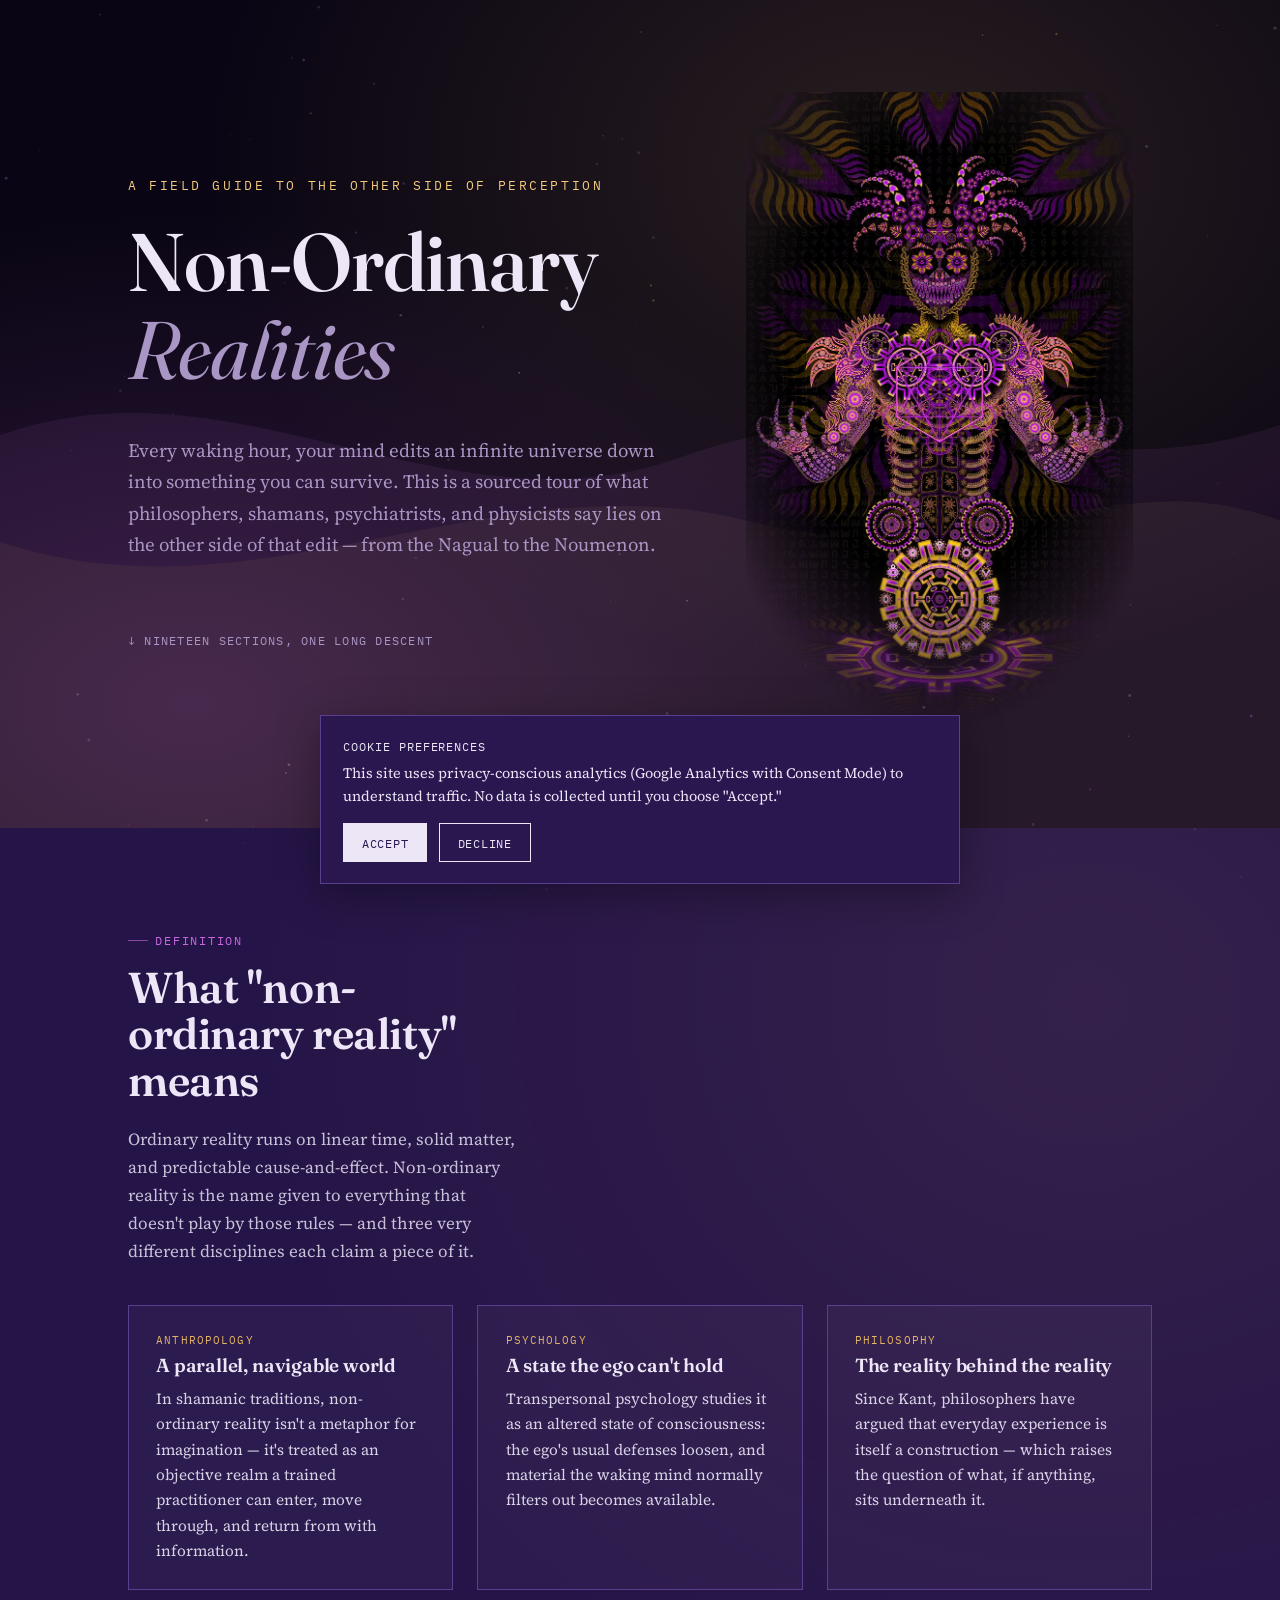
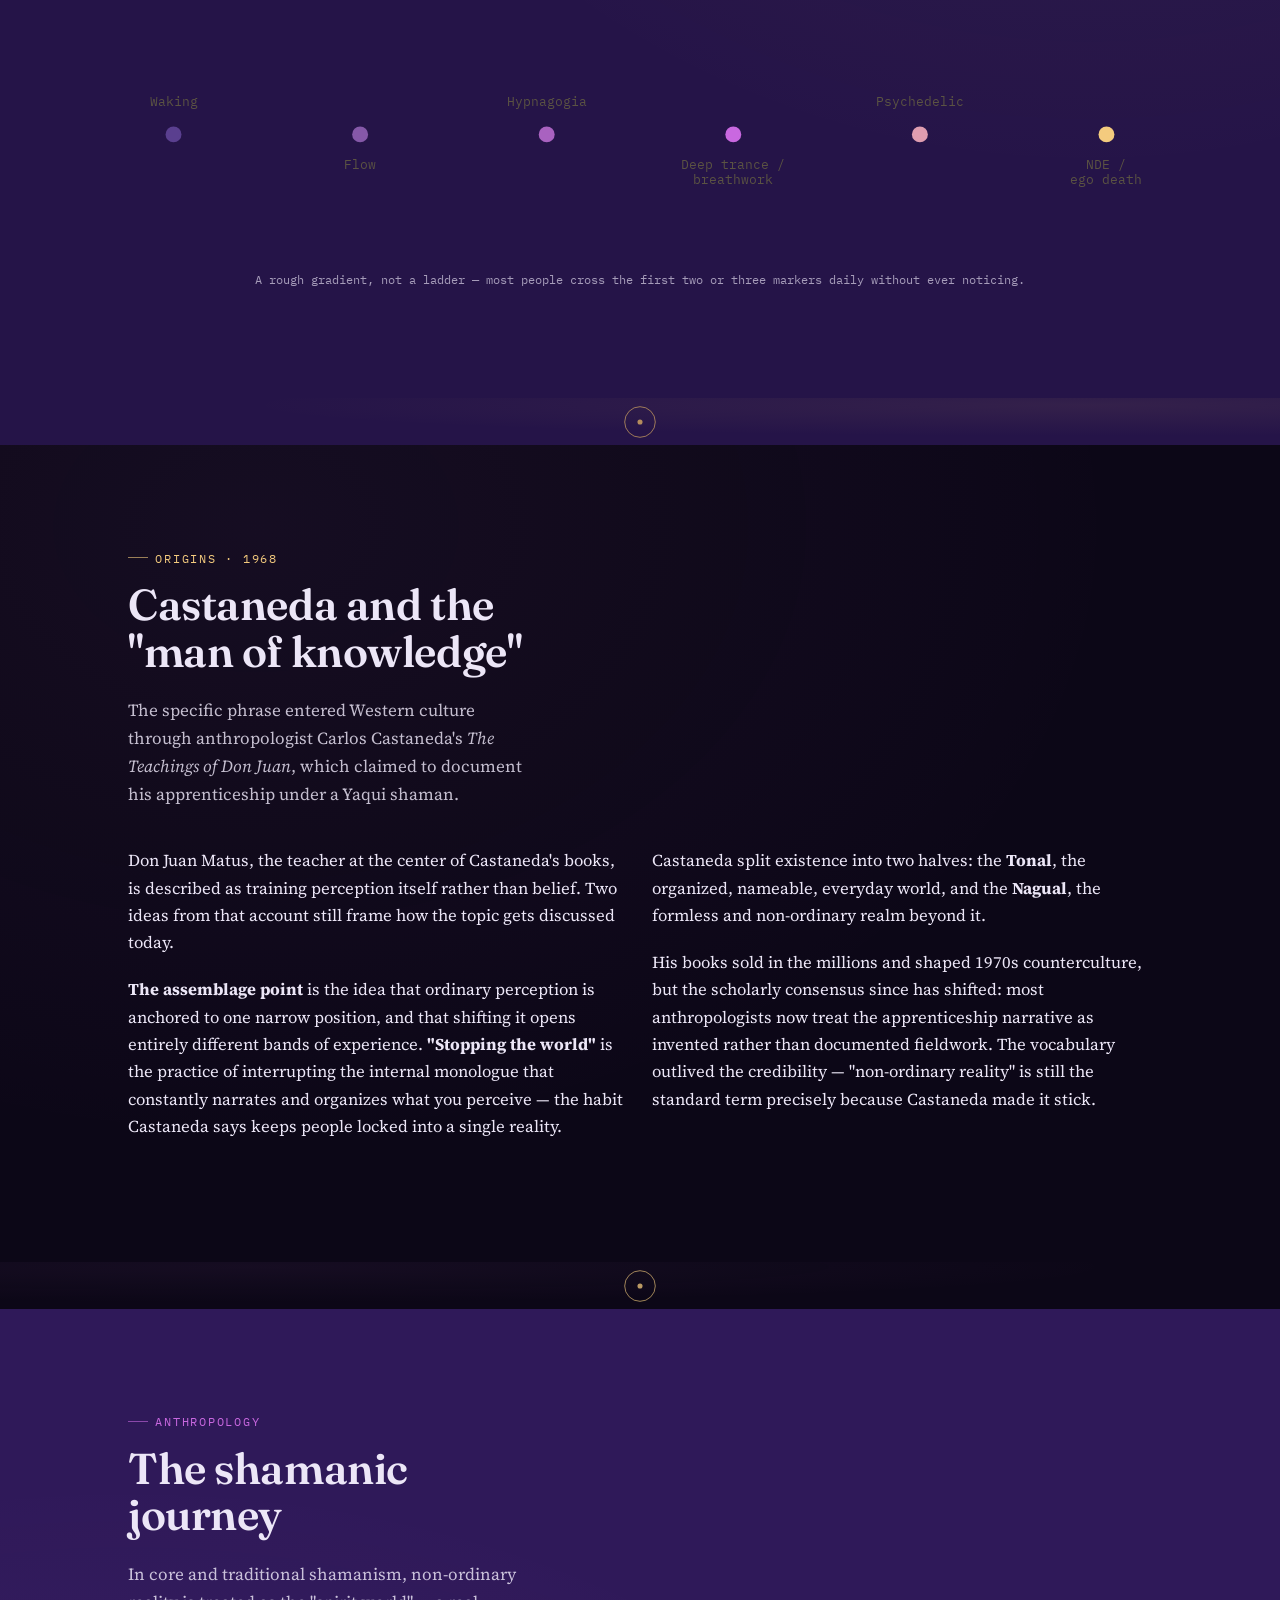
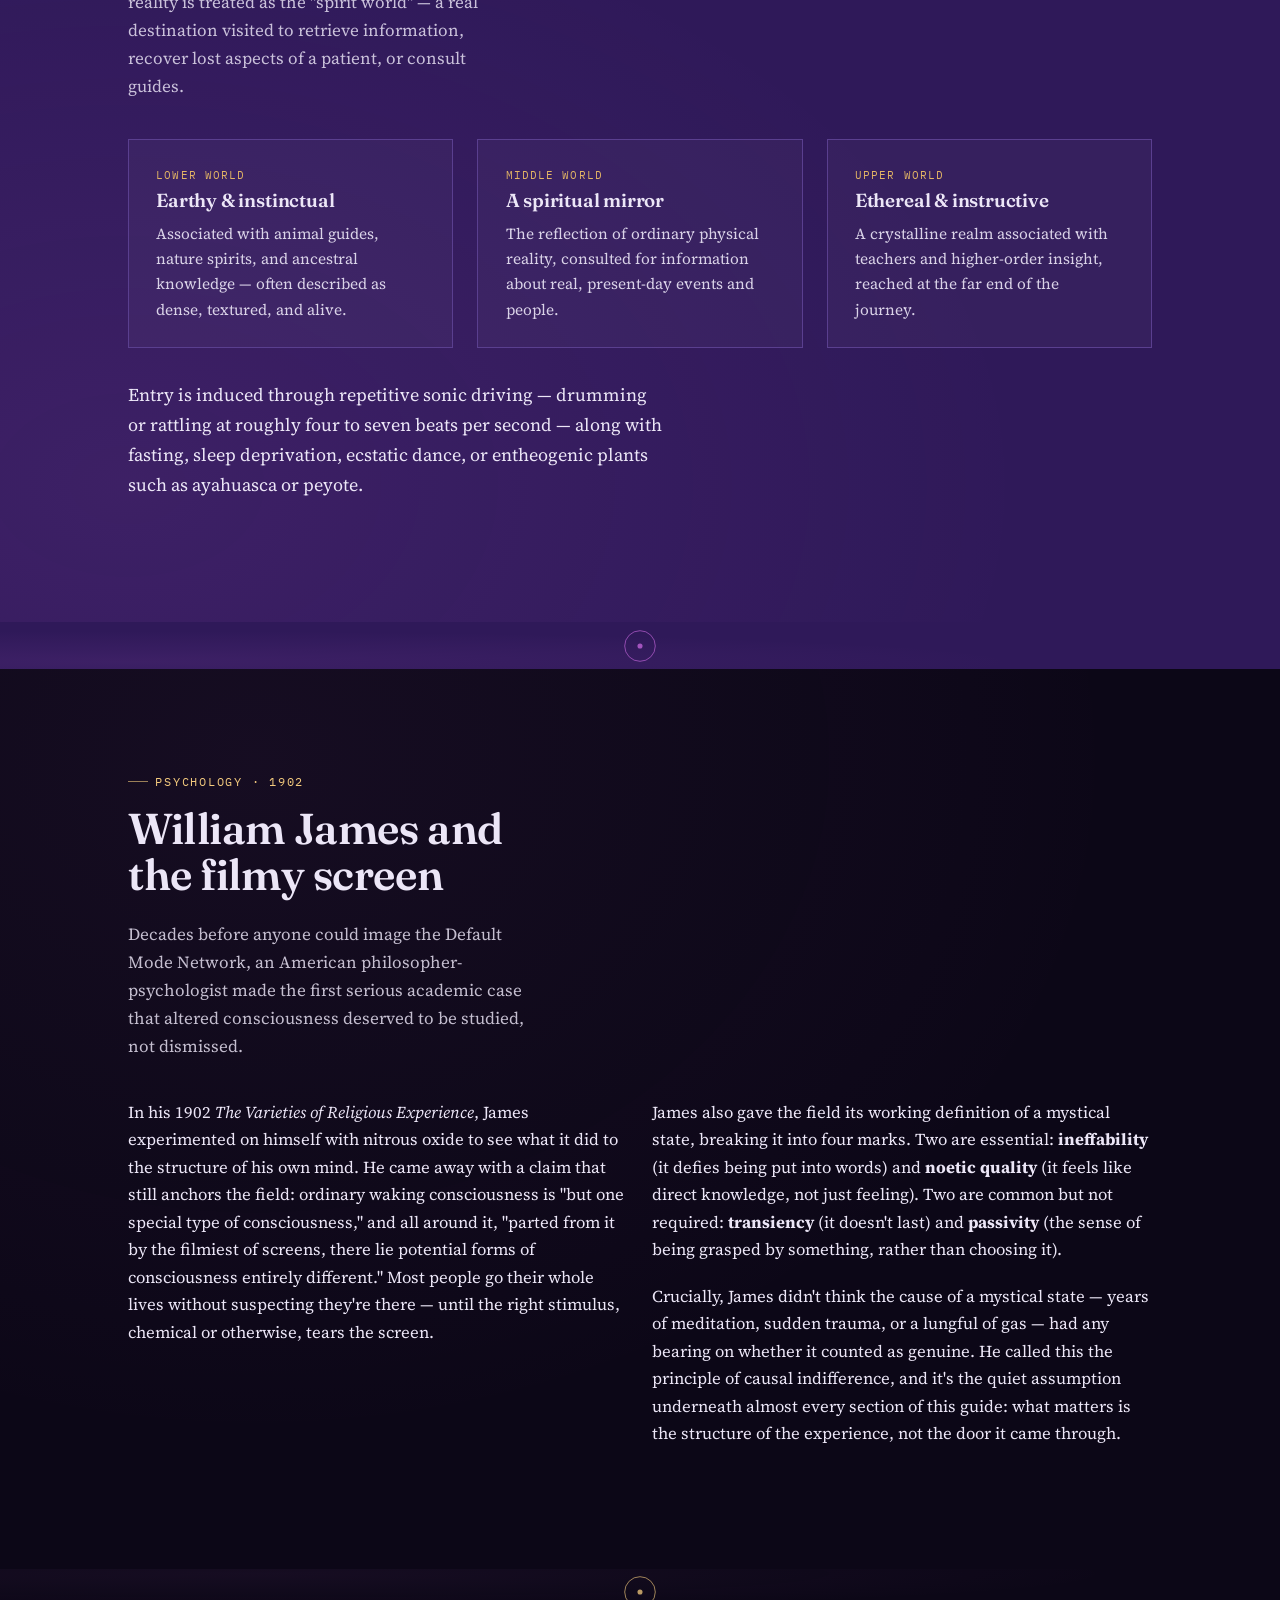
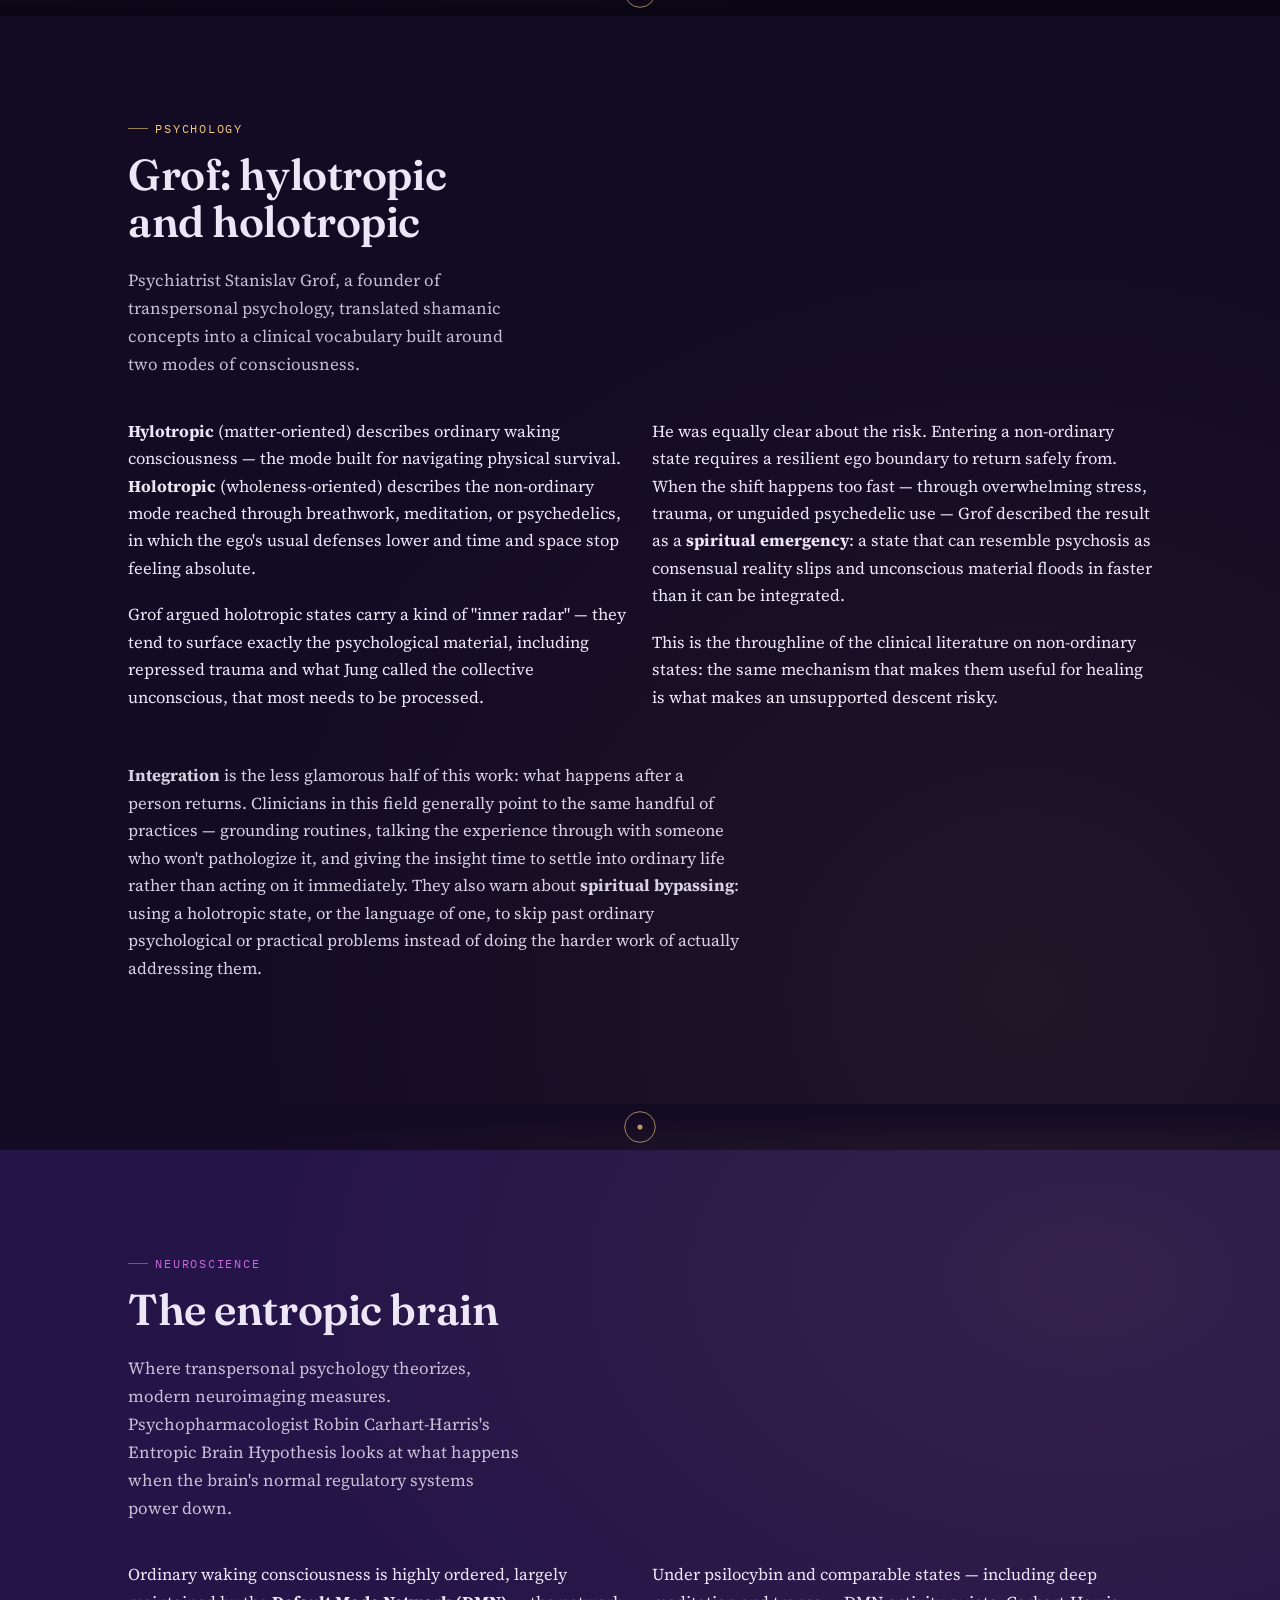
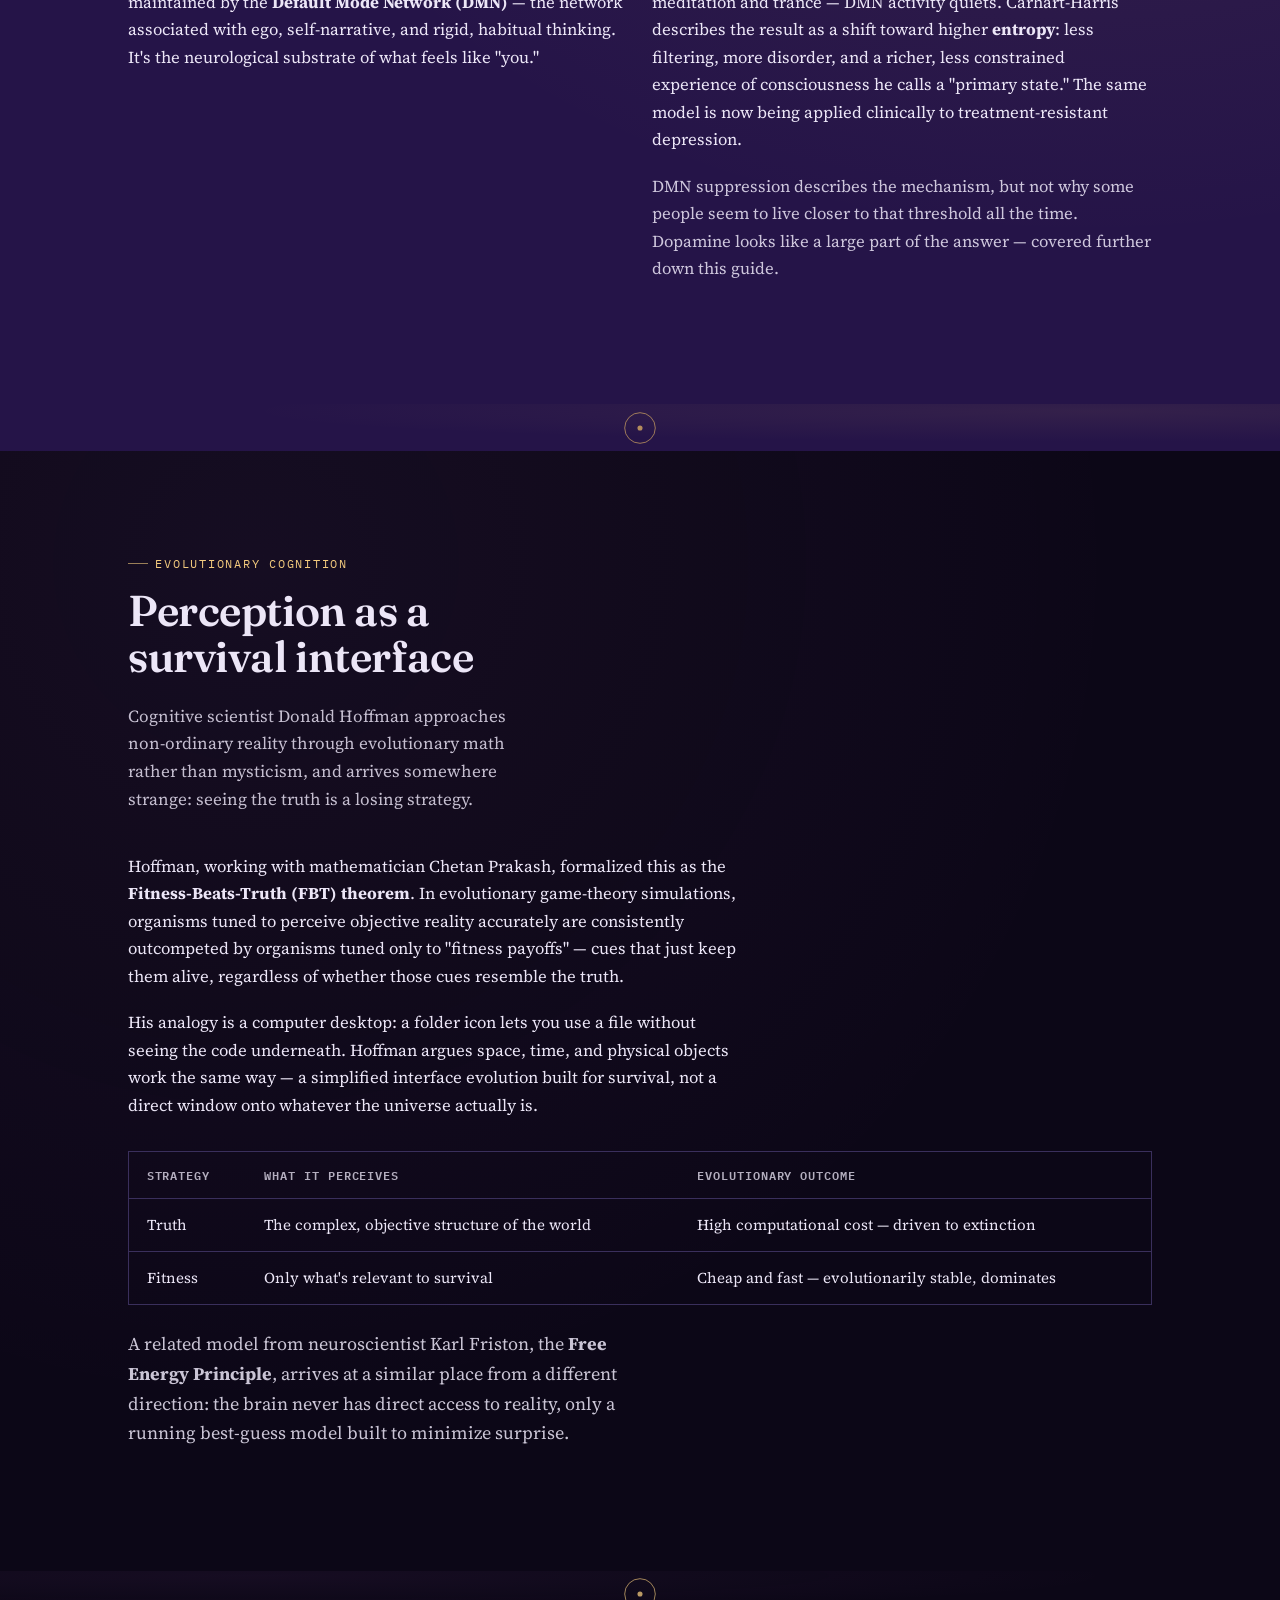
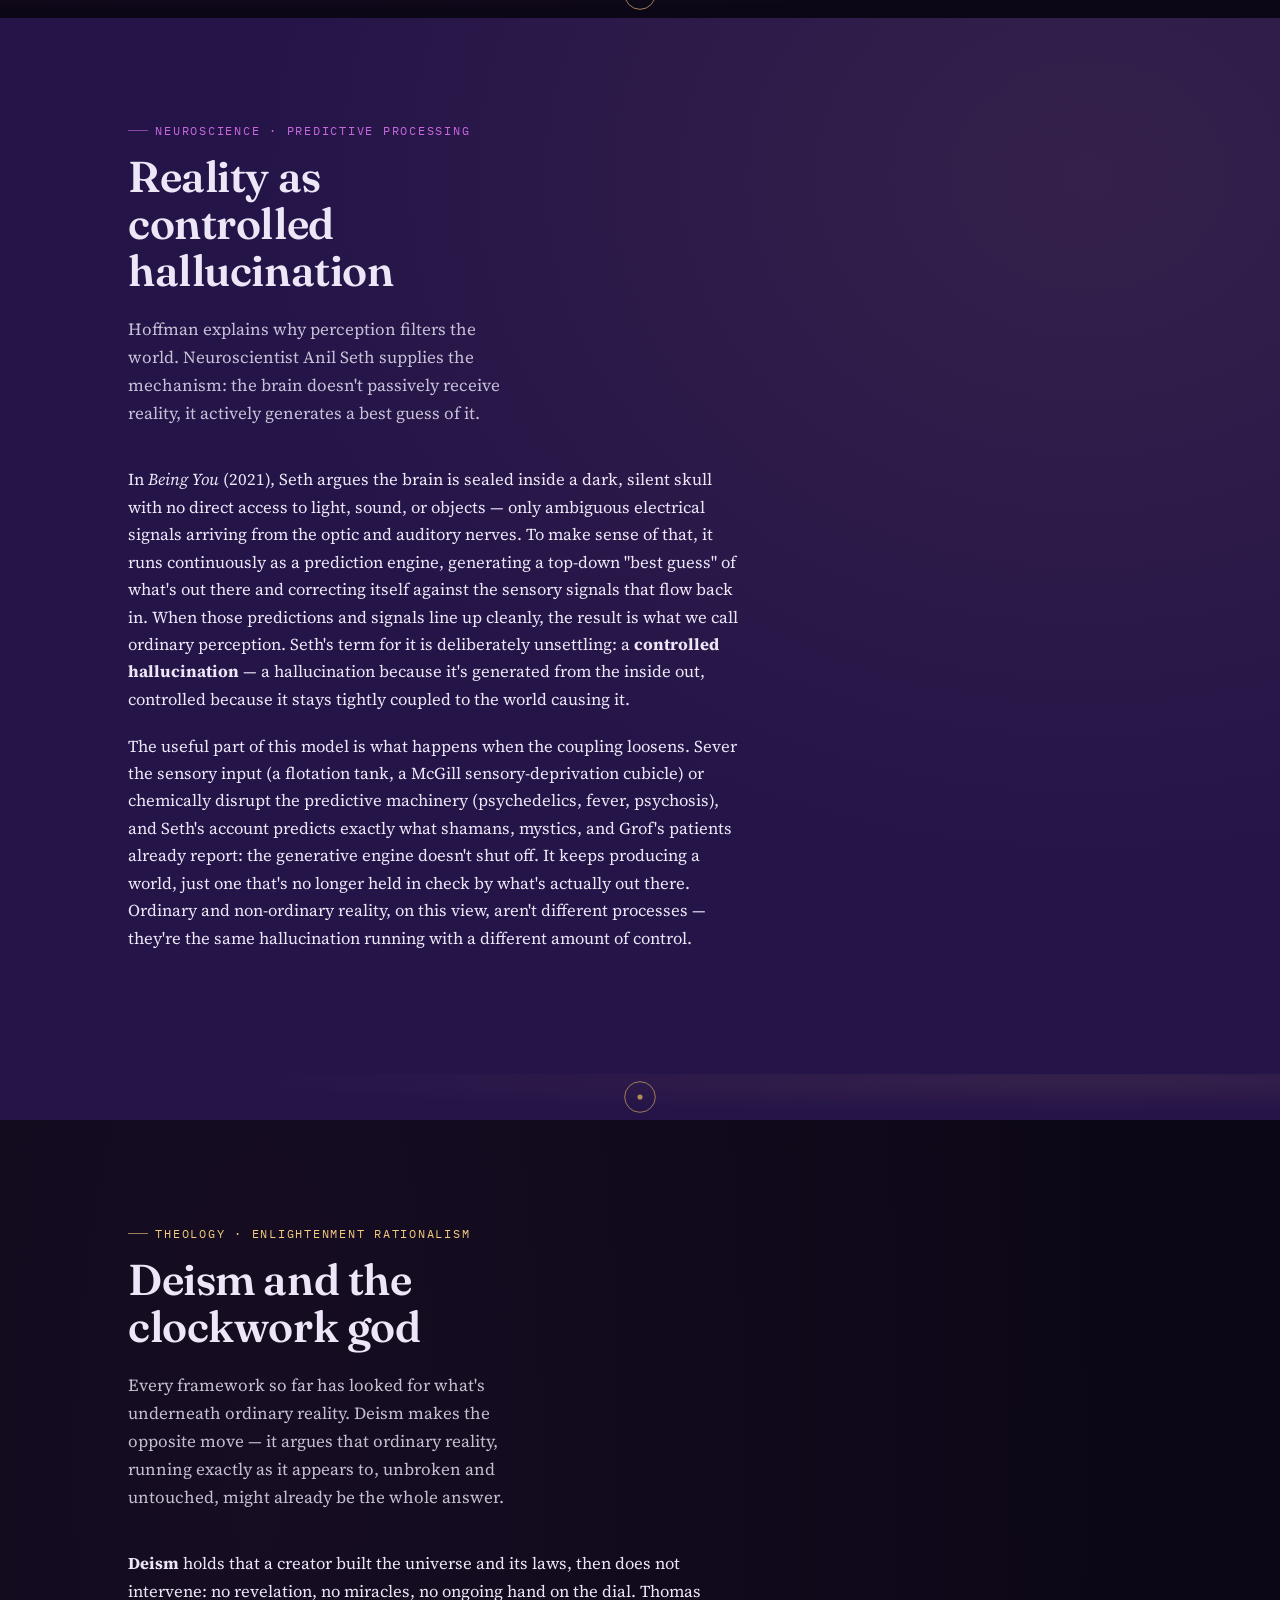
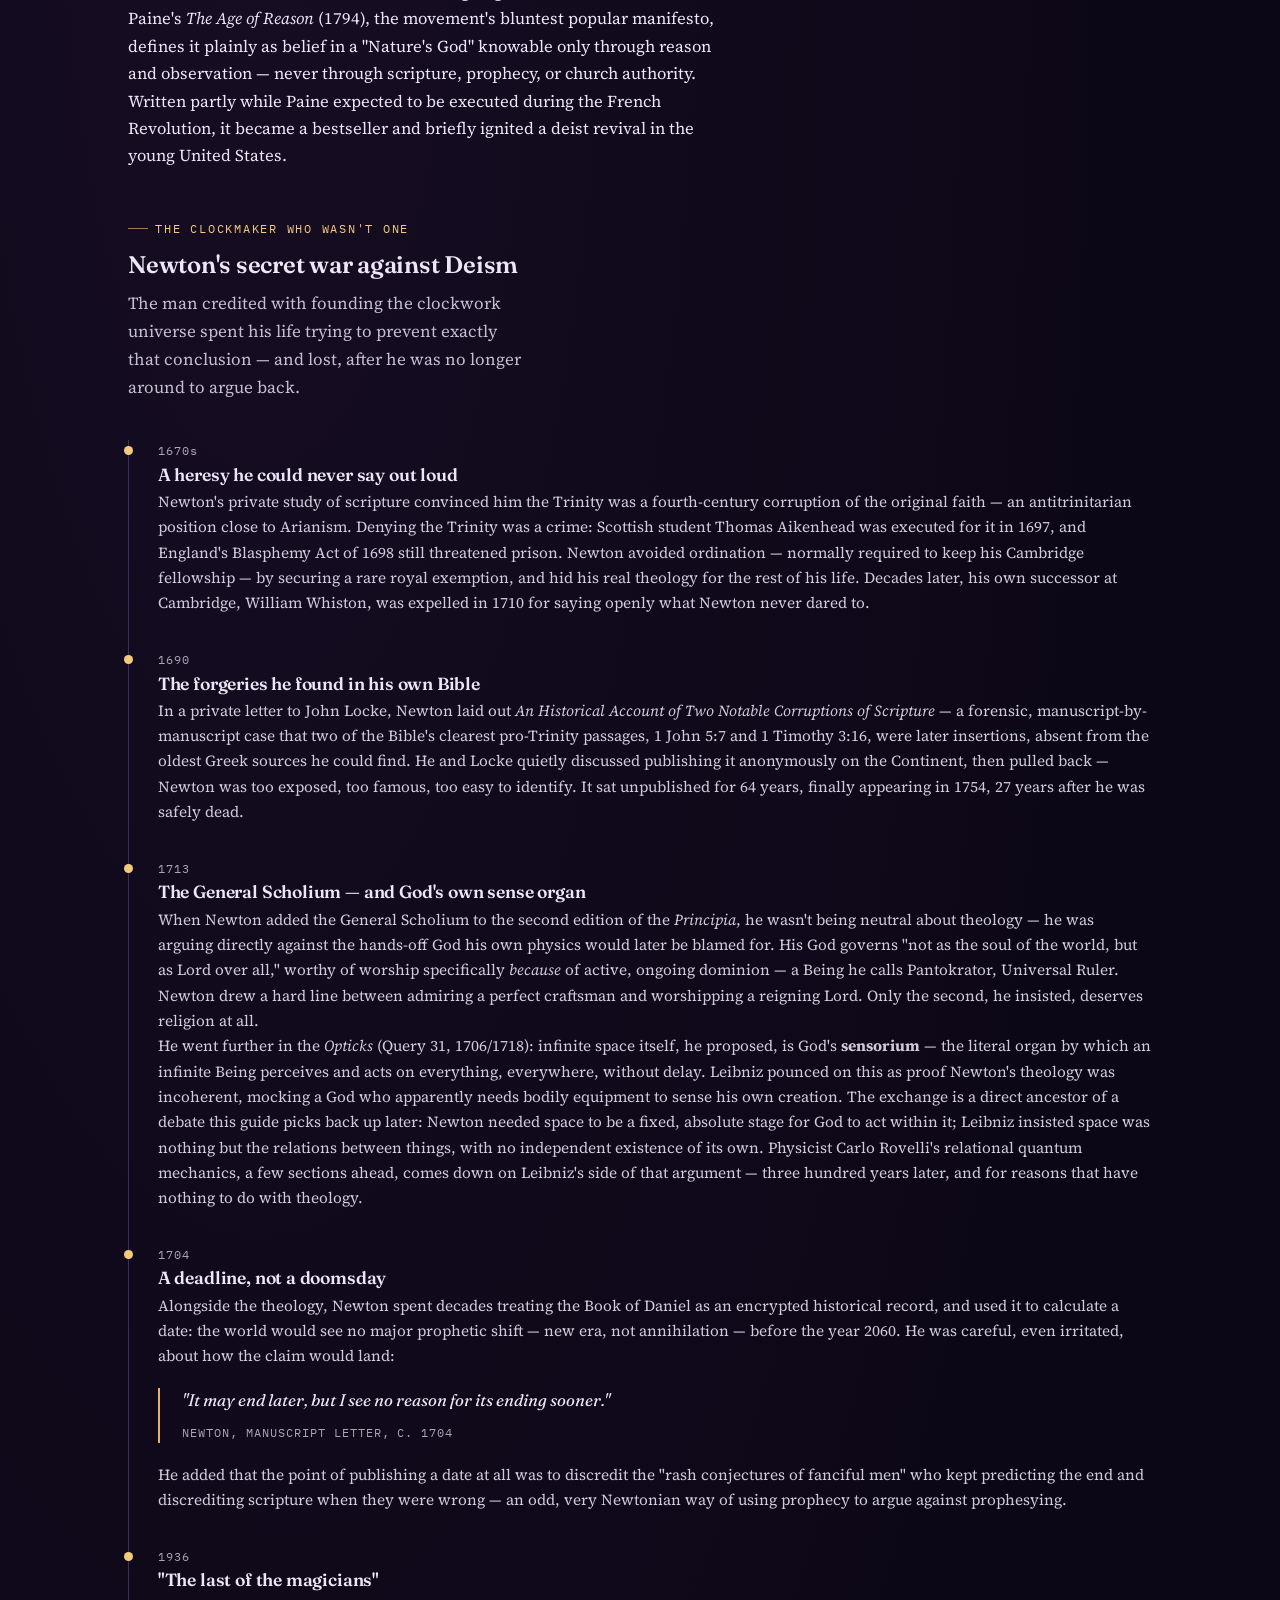
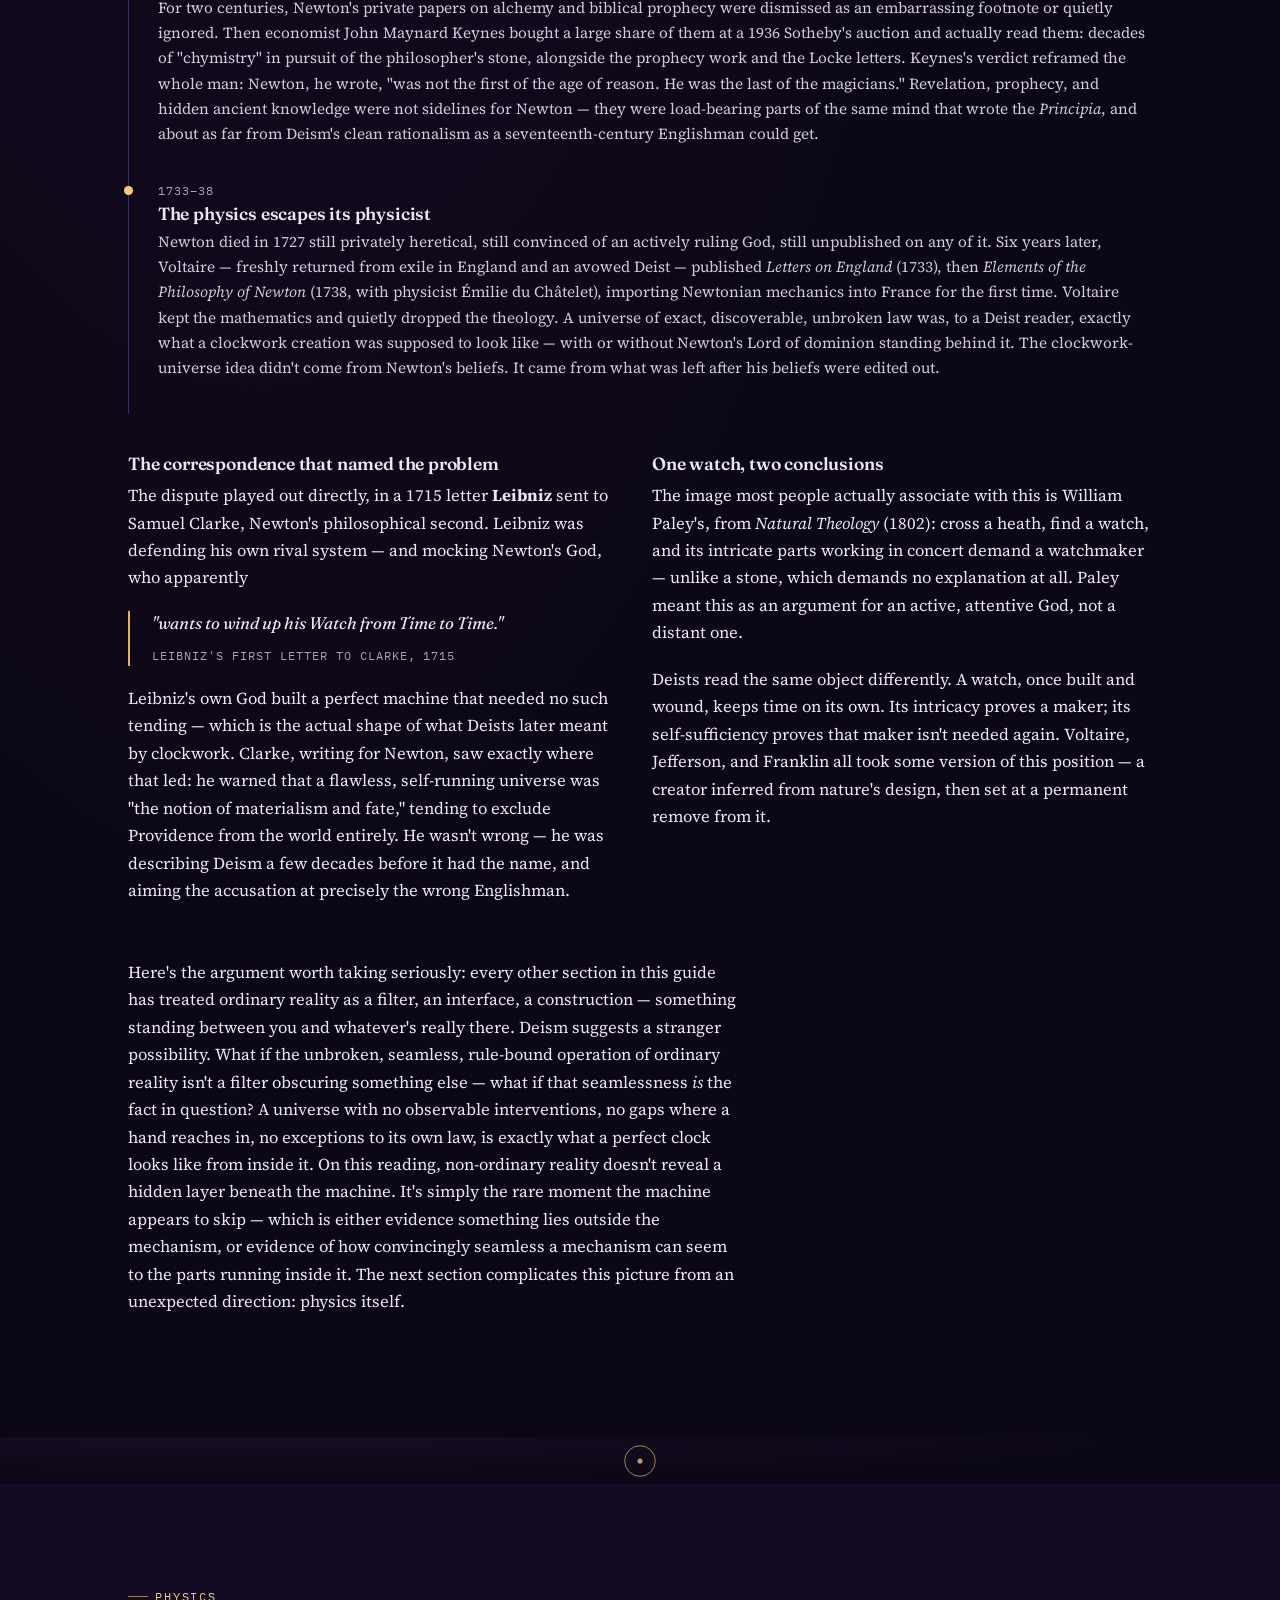
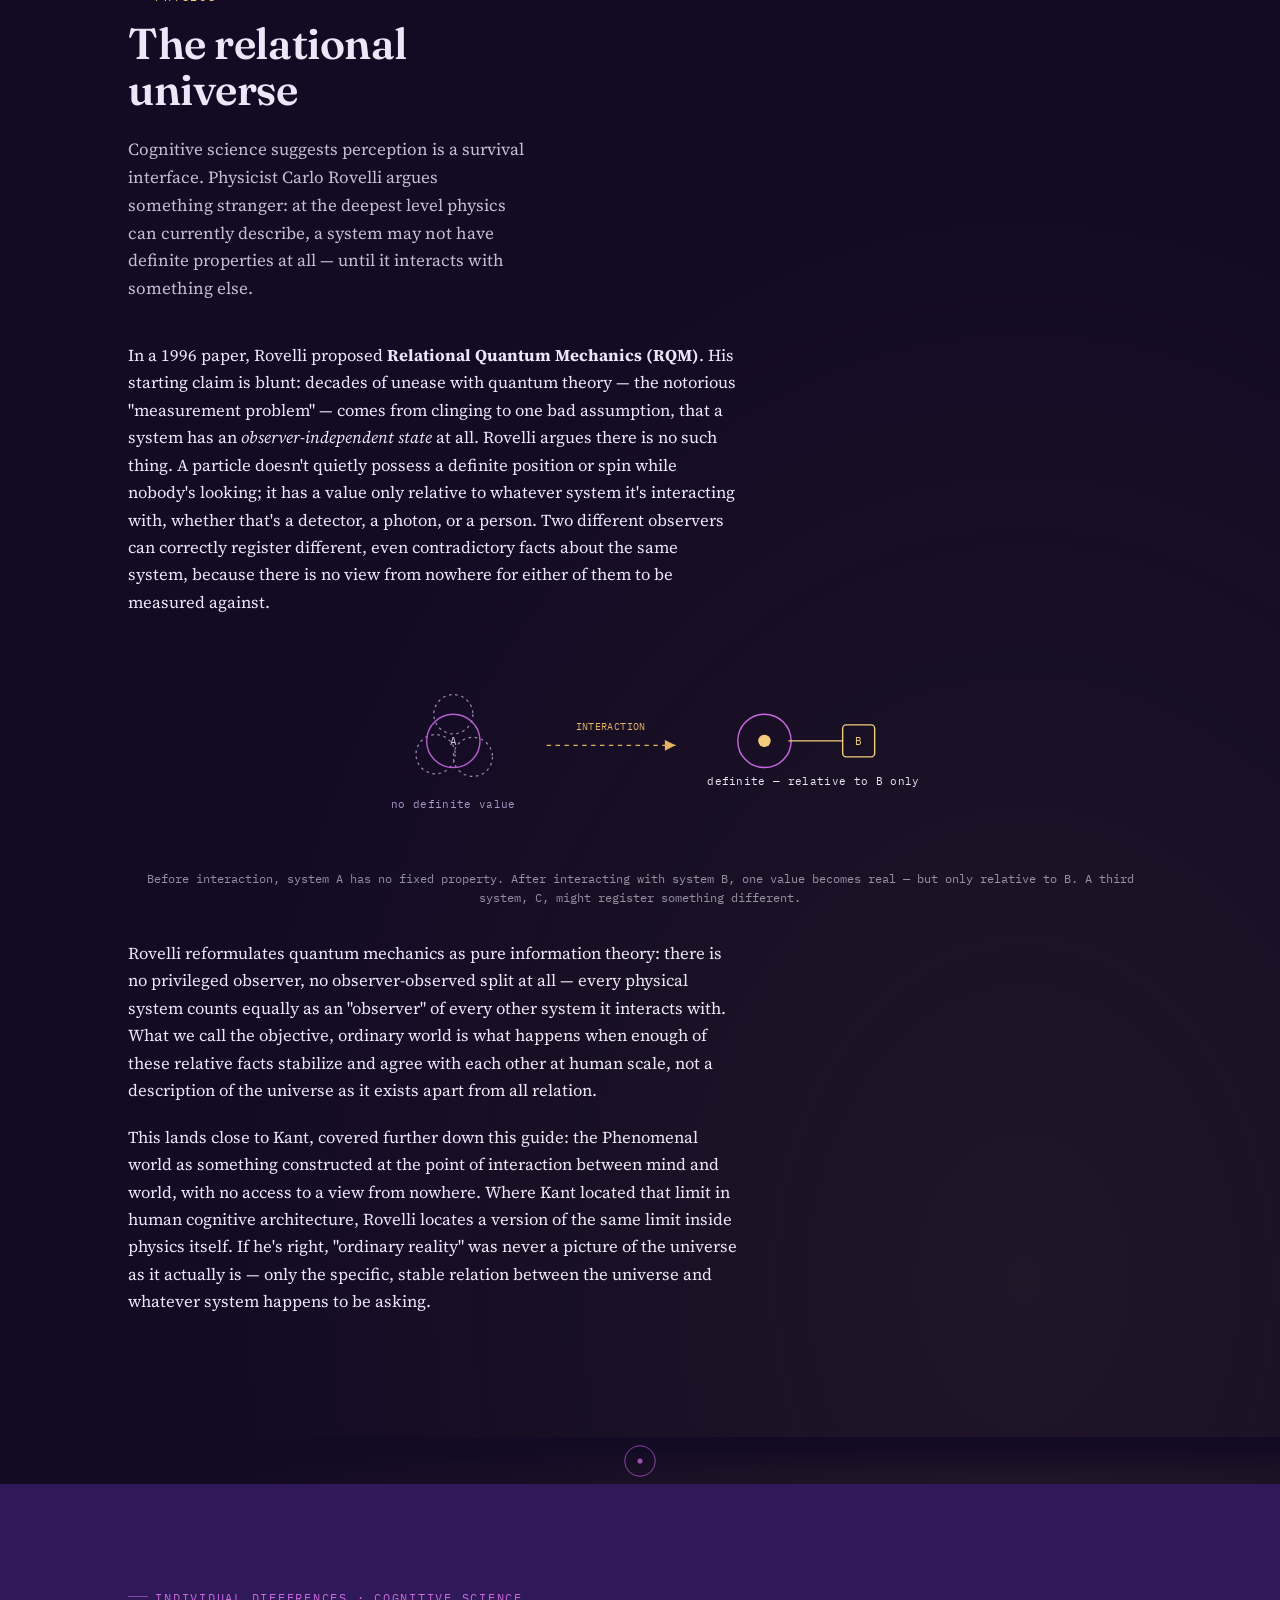
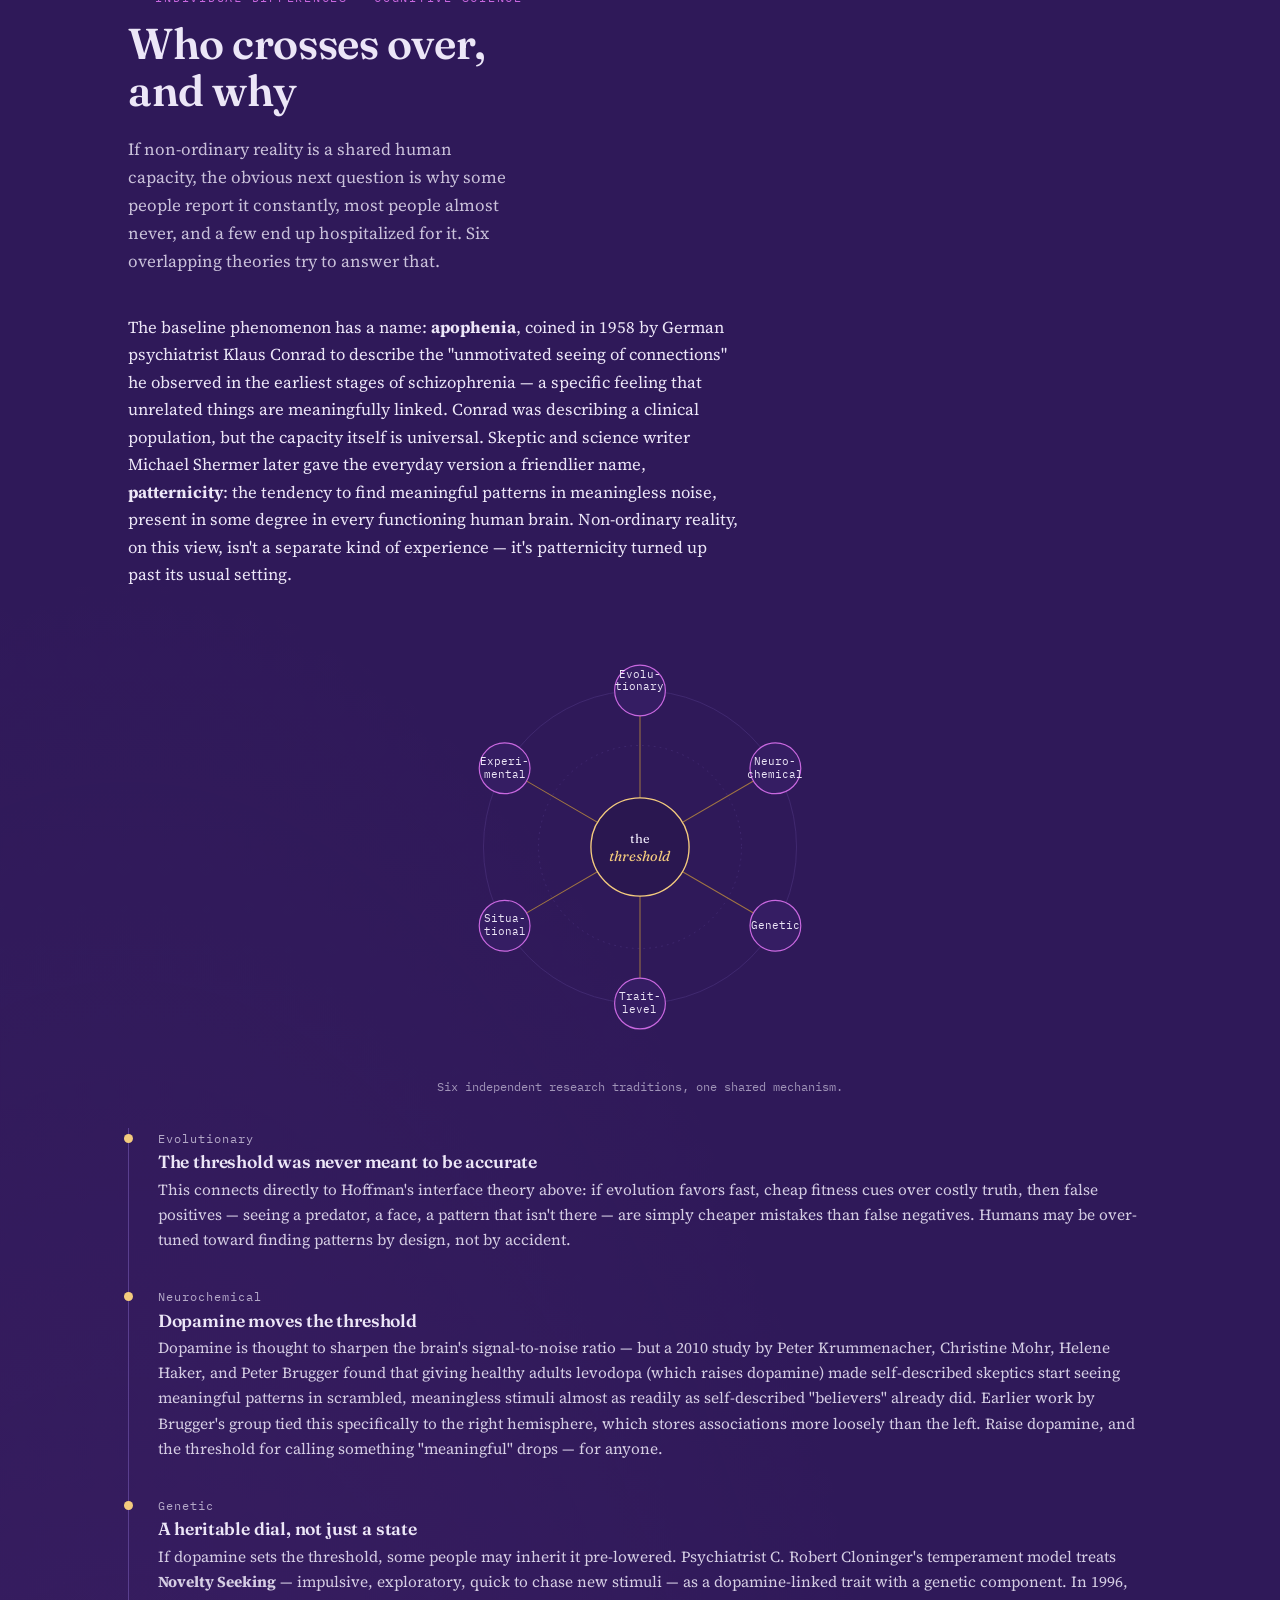
<file: index.html>
<!DOCTYPE html>
<html lang="en">
<head>

<!-- Google tag (gtag.js) -->
<script>
  window.dataLayer = window.dataLayer || [];
  function gtag(){dataLayer.push(arguments);}
  // Consent Mode v2: default to denied until the visitor accepts the cookie banner.
  gtag('consent', 'default', {
    ad_storage: 'denied',
    ad_user_data: 'denied',
    ad_personalization: 'denied',
    analytics_storage: 'denied',
    wait_for_update: 500
  });
</script>
<script async src="https://www.googletagmanager.com/gtag/js?id=G-RSM5EHGWRM"></script>
<script>
  gtag('js', new Date());
  gtag('config', 'G-RSM5EHGWRM', { anonymize_ip: true });
</script>

<meta charset="UTF-8">
<meta name="viewport" content="width=device-width, initial-scale=1.0">
<title>Non-Ordinary Realities — A Field Guide to the Other Side of Perception</title>
<meta name="description" content="Non-Ordinary Realities: a sourced field guide to consciousness beyond the ordinary — Plato's Cave, Gnosticism's Demiurge, Julian Jaynes's bicameral mind, William James, Newton's clockwork god, Rovelli's relational quantum mechanics, DMT entities, near-death experience, Kant's Noumenon, and Yggdrasil.">
<meta name="robots" content="index, follow">
<link rel="canonical" href="https://sauerninja.github.io/Non-Ordinary-Realities/">

<!-- Open Graph -->
<meta property="og:type" content="article">
<meta property="og:title" content="Non-Ordinary Realities — A Field Guide to the Other Side of Perception">
<meta property="og:description" content="Non-Ordinary Realities: a sourced field guide to consciousness beyond the ordinary — Plato's Cave, Gnosticism's Demiurge, Julian Jaynes's bicameral mind, William James, Newton's clockwork god, Rovelli's relational quantum mechanics, DMT entities, near-death experience, Kant's Noumenon, and Yggdrasil.">
<meta property="og:url" content="https://sauerninja.github.io/Non-Ordinary-Realities/">
<meta property="og:site_name" content="Non-Ordinary Realities">
<meta property="og:image" content="https://sauerninja.github.io/Non-Ordinary-Realities/assets/og-image.jpg">
<meta property="og:image:width" content="1200">
<meta property="og:image:height" content="630">
<meta property="og:image:alt" content="A recolored psychedelic entity illustration in the site's cosmic purple, gold, and magenta palette">

<!-- Twitter -->
<meta name="twitter:card" content="summary_large_image">
<meta name="twitter:title" content="Non-Ordinary Realities — A Field Guide to the Other Side of Perception">
<meta name="twitter:description" content="Non-Ordinary Realities: a sourced field guide to consciousness beyond the ordinary — Plato's Cave, Gnosticism's Demiurge, Julian Jaynes's bicameral mind, William James, Newton's clockwork god, Rovelli's relational quantum mechanics, DMT entities, near-death experience, Kant's Noumenon, and Yggdrasil.">
<meta name="twitter:image" content="https://sauerninja.github.io/Non-Ordinary-Realities/assets/og-image.jpg">

<!-- Favicons -->
<link rel="icon" type="image/x-icon" href="favicon.ico">
<link rel="icon" type="image/png" sizes="16x16" href="assets/favicon-16.png">
<link rel="icon" type="image/png" sizes="32x32" href="assets/favicon-32.png">
<link rel="apple-touch-icon" sizes="180x180" href="assets/favicon-180.png">
<link rel="icon" type="image/png" sizes="512x512" href="assets/favicon-512.png">
<meta name="theme-color" content="#0d0818">

<!-- Fonts -->
<link rel="preconnect" href="https://fonts.googleapis.com">
<link rel="preconnect" href="https://fonts.gstatic.com" crossorigin>
<link href="https://fonts.googleapis.com/css2?family=Fraunces:ital,opsz,wght@0,9..144,400;0,9..144,560;0,9..144,600;1,9..144,400&family=Source+Serif+4:ital,wght@0,400;0,600;1,400&family=IBM+Plex+Mono:wght@400;500&display=swap" rel="stylesheet">

<link rel="stylesheet" href="css/style.css">

<!-- JSON-LD: Article -->
<script type="application/ld+json">
{
  "@context": "https://schema.org",
  "@type": "Article",
  "headline": "Non-Ordinary Realities — A Field Guide to the Other Side of Perception",
  "description": "Non-Ordinary Realities: a sourced field guide to consciousness beyond the ordinary — Plato's Cave, Gnosticism's Demiurge, Julian Jaynes's bicameral mind, William James, Newton's clockwork god, Rovelli's relational quantum mechanics, DMT entities, near-death experience, Kant's Noumenon, and Yggdrasil.",
  "url": "https://sauerninja.github.io/Non-Ordinary-Realities/",
  "mainEntityOfPage": "https://sauerninja.github.io/Non-Ordinary-Realities/",
  "image": "https://sauerninja.github.io/Non-Ordinary-Realities/assets/og-image.jpg",
  "author": { "@type": "Organization", "name": "Non-Ordinary Realities" },
  "publisher": { "@type": "Organization", "name": "Non-Ordinary Realities" }
}
</script>

<!-- JSON-LD: FAQPage -->
<script type="application/ld+json">
{
  "@context": "https://schema.org",
  "@type": "FAQPage",
  "mainEntity": [
    {
      "@type": "Question",
      "name": "What does \"non-ordinary reality\" actually mean?",
      "acceptedAnswer": {
        "@type": "Answer",
        "text": "It refers to modes of experience that fall outside everyday, ego-centered waking consciousness — states where linear time, fixed identity, and strict cause-and-effect stop organizing perception the way they normally do. The phrase was popularized by Carlos Castaneda but the underlying idea is studied separately across anthropology, psychology, neuroscience, and philosophy."
      }
    },
    {
      "@type": "Question",
      "name": "Is Carlos Castaneda's work considered factual?",
      "acceptedAnswer": {
        "@type": "Answer",
        "text": "No. While Castaneda's books were enormously influential and introduced terms like \"non-ordinary reality\" and \"the Nagual\" into wider use, most anthropologists now regard his account of an apprenticeship under a Yaqui shaman as fiction rather than field ethnography. His vocabulary still shapes how the topic is discussed today."
      }
    },
    {
      "@type": "Question",
      "name": "What is the difference between Kant's Phenomenon and Noumenon?",
      "acceptedAnswer": {
        "@type": "Answer",
        "text": "The Phenomenon is the world as it appears once filtered through the mind's built-in structures of space, time, and causality — ordinary reality. The Noumenon, or \"thing-in-itself,\" is reality as it exists independent of any observer. Kant argued the human mind cannot directly know the Noumenon, only reason about it."
      }
    },
    {
      "@type": "Question",
      "name": "Did Kant believe in an afterlife or spirit world?",
      "acceptedAnswer": {
        "@type": "Answer",
        "text": "Kant was deeply skeptical of claims to have directly perceived a spiritual realm, as laid out in his 1766 satire Dreams of a Spirit-Seer, written against the mystic Emanuel Swedenborg. Kant's position was that the Noumenal realm might exist but could never be an object of empirical knowledge — only of moral reasoning."
      }
    },
    {
      "@type": "Question",
      "name": "How does Hoffman's interface theory relate to non-ordinary reality?",
      "acceptedAnswer": {
        "@type": "Answer",
        "text": "Cognitive scientist Donald Hoffman uses evolutionary game theory to argue that perceiving objective reality accurately would be an evolutionary disadvantage. Organisms tuned only to \"fitness\" cues consistently outcompete organisms tuned to truth, suggesting ordinary perception is a simplified interface rather than a direct window onto the structure of the universe."
      }
    },
    {
      "@type": "Question",
      "name": "What is Relational Quantum Mechanics?",
      "acceptedAnswer": {
        "@type": "Answer",
        "text": "Relational Quantum Mechanics is a 1996 interpretation of quantum theory proposed by physicist Carlo Rovelli. It argues that physical systems do not have definite properties independent of observation — a particle's position, spin, or other properties only become definite relative to whatever system it interacts with. There is no observer-independent state of reality, only a network of relative facts between systems."
      }
    },
    {
      "@type": "Question",
      "name": "What is Yggdrasil and how does it relate to non-ordinary reality?",
      "acceptedAnswer": {
        "@type": "Answer",
        "text": "Yggdrasil is the world tree of Norse mythology, described in the Poetic Edda and Snorri Sturluson's Prose Edda. Its branches and three roots physically connect the nine worlds, including the realms of gods, giants, and the dead. Historians of religion classify it as an axis mundi — a world axis structurally identical to the shamanic Lower, Middle, and Upper Worlds — and read Odin's nine-night ordeal hanging on the tree in Hávamál as a description of a shamanic initiatory journey into non-ordinary reality."
      }
    },
    {
      "@type": "Question",
      "name": "Why do some people experience non-ordinary reality more than others?",
      "acceptedAnswer": {
        "@type": "Answer",
        "text": "Researchers point to several overlapping factors rather than one cause: an evolutionary bias toward false-positive pattern detection, a heritable dopamine-linked \"Novelty Seeking\" trait (though the specific gene findings have mixed replication), dopamine tone in the moment (raising it experimentally lowers the threshold for seeing meaningful patterns in noise), stable personality traits like schizotypy, transliminality, and absorption that exist on a continuum in the general population, and situational factors like loss of control or sensory deprivation, both of which experimentally increase pattern perception and hallucination in ordinary, healthy people within hours. The same reduced filtering linked to psychosis risk is also linked to higher creative achievement in people with strong cognitive control."
      }
    },
    {
      "@type": "Question",
      "name": "What did William James mean by the 'filmiest of screens'?",
      "acceptedAnswer": {
        "@type": "Answer",
        "text": "In The Varieties of Religious Experience (1902), philosopher and psychologist William James argued that ordinary waking consciousness is only one special type of consciousness, and that entirely different forms of consciousness lie all around it, separated by what he called 'the filmiest of screens.' He believed the right stimulus, chemical or otherwise, could tear that screen and reveal them."
      }
    },
    {
      "@type": "Question",
      "name": "What does 'reality as controlled hallucination' mean?",
      "acceptedAnswer": {
        "@type": "Answer",
        "text": "It's neuroscientist Anil Seth's term, from his 2021 book Being You. Because the brain has no direct access to the outside world, only ambiguous sensory signals, it constantly generates a predictive best-guess model of reality. When that prediction stays tightly coupled to incoming sensory data, we call it ordinary perception. Seth argues it never stops being a generated model — it's simply controlled by the world when the coupling holds, and uncontrolled when it doesn't."
      }
    },
    {
      "@type": "Question",
      "name": "What is Deism and what does the 'clockwork god' mean?",
      "acceptedAnswer": {
        "@type": "Answer",
        "text": "Deism is the Enlightenment-era position that a creator built the universe and its laws but does not intervene afterward — no revelation, no miracles, no ongoing involvement. The 'clockwork god' image, popularized by Thomas Paine's The Age of Reason (1794) and associated with William Paley's watchmaker analogy (1802), pictures God as a maker whose creation runs on its own once built, like a wound watch. Isaac Newton is popularly but wrongly blamed for the idea: his 1713 General Scholium explicitly argued for an actively ruling God, and Newton privately held heretical, prophecy-obsessed, alchemical beliefs about as far from deist rationalism as possible. It was Voltaire, an avowed Deist who imported Newton's physics into France in the 1730s while dropping Newton's own theology, who actually built the clockwork-universe idea people now associate with Newton's name."
      }
    },
    {
      "@type": "Question",
      "name": "What is Julian Jaynes's bicameral mind theory?",
      "acceptedAnswer": {
        "@type": "Answer",
        "text": "In The Origin of Consciousness in the Breakdown of the Bicameral Mind (1976), psychologist Julian Jaynes argued that introspective self-aware consciousness is a relatively recent cultural development, not a biological given. Before roughly 1200 BCE, he proposed, humans operated 'bicamerally': one brain hemisphere generated auditory hallucinations experienced as the commands of gods, and the other simply obeyed, with no interior deliberation. The theory is controversial and not accepted in its strong form by most researchers, but it remains taken seriously as a provocative account of the origins of self-awareness."
      }
    },
    {
      "@type": "Question",
      "name": "What is Plato's Allegory of the Cave?",
      "acceptedAnswer": {
        "@type": "Answer",
        "text": "In Book VII of The Republic (c. 380 BCE), Plato describes prisoners chained in a cave since childhood, able to see only shadows cast on a wall by objects passed in front of a fire behind them. They mistake the shadows for the whole of reality. One prisoner is freed and, after a painful ascent, sees the real world outside and finally the sun itself, which Plato identifies with the Form of the Good. It is the earliest and most influential account of ordinary reality as an inferior copy of something truer, and a direct ancestor of Kant's Phenomenal and Noumenal worlds."
      }
    },
    {
      "@type": "Question",
      "name": "Who was the Gnostic Demiurge?",
      "acceptedAnswer": {
        "@type": "Answer",
        "text": "In Gnostic cosmology, preserved mainly in the Nag Hammadi texts rediscovered in 1945, the material universe was not created by the true, unknowable God but by a flawed, ignorant lesser being called the Demiurge, born from the fall of a divine figure named Sophia. The Demiurge believes himself the only god and traps sparks of divine light inside human beings. Salvation comes not through faith or ritual but through gnosis, direct experiential knowledge of one's true divine origin."
      }
    },
    {
      "@type": "Question",
      "name": "Why do people report encountering entities during non-ordinary states?",
      "acceptedAnswer": {
        "@type": "Answer",
        "text": "Encountering autonomous, intelligent entities is reported across shamanic journeying, DMT research, and near-death experiences alike. Roughly half of Rick Strassman's clinical DMT volunteers reported such encounters. Explanations differ by field: shamanism treats them as objective spirits, Jungian psychology treats them as archetypes of the collective unconscious given a vivid, separate voice, and some neuroscientists attribute them to right-hemisphere activity generating a localized sense of otherness. The debate remains unresolved."
      }
    },
    {
      "@type": "Question",
      "name": "Do near-death experiences prove consciousness survives the brain?",
      "acceptedAnswer": {
        "@type": "Answer",
        "text": "No single study proves that. But research has documented a genuine puzzle: Sam Parnia's 2014 AWARE study and Bruce Greyson's work using the Greyson NDE Scale have both recorded lucid, detailed experiences reported by patients during cardiac arrest, a state in which measurable brain activity is severely disrupted or absent. This doesn't establish survival of consciousness, but it does complicate the assumption that a stopped heart guarantees no experience is occurring."
      }
    },
    {
      "@type": "Question",
      "name": "Is this site promoting or instructing drug use?",
      "acceptedAnswer": {
        "@type": "Answer",
        "text": "No. This is an educational resource surveying how different academic and esoteric traditions have theorized altered and non-ordinary states. It does not provide dosing, sourcing, or how-to guidance for any substance."
      }
    }
  ]
}
</script>

<link rel="preload" as="image" href="assets/jester.webp" type="image/webp">
</head>
<body>

<canvas id="starfield" aria-hidden="true"></canvas>

<div id="progress-bar" aria-hidden="true"><div id="progress-fill"></div></div>

<a class="skip-link" href="#main">Skip to content</a>

<nav class="topnav" aria-label="Section navigation">
  <a href="#top" class="topnav-brand">NOR</a>
  <div class="topnav-links">
    <a href="#origins">Origins</a>
    <a href="#james">James</a>
    <a href="#seth">Seth</a>
    <a href="#deism">Deism</a>
    <a href="#quantum">Quantum</a>
    <a href="#threshold">Threshold</a>
    <a href="#jaynes">Jaynes</a>
    <a href="#plato">Plato</a>
    <a href="#kant">Kant</a>
    <a href="#esoteric">Esoteric</a>
    <a href="#gnosticism">Gnosticism</a>
    <a href="#entities">Entities</a>
    <a href="#nde">NDE</a>
    <a href="#yggdrasil">Yggdrasil</a>
    <a href="#digital">Digital</a>
    <a href="#sources">Sources</a>
  </div>
</nav>

<header class="hero reg-ink" id="top">
  <div class="hero-field" aria-hidden="true">
    <svg viewBox="0 0 1200 800" preserveAspectRatio="xMidYMid slice">
      <path class="veil-path" d="M0,420 C220,340 420,520 640,440 C860,360 1000,480 1200,410 L1200,800 L0,800 Z" fill="#c968e0" opacity="0.16"/>
      <path class="veil-path two" d="M0,520 C240,600 460,440 700,500 C920,555 1040,440 1200,500 L1200,800 L0,800 Z" fill="#e3b465" opacity="0.12"/>
    </svg>
  </div>
  <div class="container hero-grid">
    <div class="hero-text">
      <p class="hero-kicker">A field guide to the other side of perception</p>
      <h1>Non-Ordinary <em>Realities</em></h1>
      <p class="hero-sub">Every waking hour, your mind edits an infinite universe down into something you can survive. This is a sourced tour of what philosophers, shamans, psychiatrists, and physicists say lies on the other side of that edit — from the Nagual to the Noumenon.</p>
      <span class="hero-scroll">↓ Nineteen sections, one long descent</span>
    </div>
    <div class="hero-art" aria-hidden="true">
      <picture>
        <source srcset="assets/jester.webp" type="image/webp">
        <img src="assets/jester.jpg" alt="" loading="eager" width="800" height="1333">
      </picture>
    </div>
  </div>
</header>

<main id="main">

<!-- ============================================================
     SECTION: What Is Non-Ordinary Reality
     ============================================================ -->
<section class="reg-vellum" id="what-is">
  <div class="container">
    <div class="sec-head">
      <p class="eyebrow">Definition</p>
      <h2>What "non-ordinary reality" means</h2>
      <p class="sec-dek">Ordinary reality runs on linear time, solid matter, and predictable cause-and-effect. Non-ordinary reality is the name given to everything that doesn't play by those rules — and three very different disciplines each claim a piece of it.</p>
    </div>
    <div class="grid grid-3 prose">
      <div class="card">
        <span class="card-tag">Anthropology</span>
        <h3>A parallel, navigable world</h3>
        <p>In shamanic traditions, non-ordinary reality isn't a metaphor for imagination — it's treated as an objective realm a trained practitioner can enter, move through, and return from with information.</p>
      </div>
      <div class="card">
        <span class="card-tag">Psychology</span>
        <h3>A state the ego can't hold</h3>
        <p>Transpersonal psychology studies it as an altered state of consciousness: the ego's usual defenses loosen, and material the waking mind normally filters out becomes available.</p>
      </div>
      <div class="card">
        <span class="card-tag">Philosophy</span>
        <h3>The reality behind the reality</h3>
        <p>Since Kant, philosophers have argued that everyday experience is itself a construction — which raises the question of what, if anything, sits underneath it.</p>
      </div>
    </div>

    <figure style="margin:2.6rem 0 0.4rem;">
      <svg viewBox="0 0 900 190" role="img" aria-labelledby="spectrum-title" style="width:100%; height:auto; display:block;">
        <title id="spectrum-title">A gradient from ordinary to non-ordinary reality: waking consciousness, flow states, hypnagogia, deep trance or breathwork, psychedelic states, then near-death experience or ego death.</title>
        <defs>
          <linearGradient id="spectrum-grad" x1="0%" y1="0%" x2="100%" y2="0%">
            <stop offset="0%" stop-color="#5a3f8f"/>
            <stop offset="50%" stop-color="#c968e0"/>
            <stop offset="100%" stop-color="#f4cb7e"/>
          </linearGradient>
        </defs>
        <line x1="40" y1="90" x2="860" y2="90" stroke="url(#spectrum-grad)" stroke-width="3"/>
        <g font-family="IBM Plex Mono, monospace" font-size="11.5" text-anchor="middle">
          <!-- 6 stops -->
          <g>
            <circle cx="40" cy="90" r="7" fill="#5a3f8f"/>
            <text x="40" y="65" fill="#5b5343">Waking</text>
          </g>
          <g>
            <circle cx="204" cy="90" r="7" fill="#8558a8"/>
            <text x="204" y="120" fill="#5b5343">Flow</text>
          </g>
          <g>
            <circle cx="368" cy="90" r="7" fill="#a962c0"/>
            <text x="368" y="65" fill="#5b5343">Hypnagogia</text>
          </g>
          <g>
            <circle cx="532" cy="90" r="7" fill="#c968e0"/>
            <text x="532" y="120" fill="#5b5343">Deep trance /</text>
            <text x="532" y="134" fill="#5b5343">breathwork</text>
          </g>
          <g>
            <circle cx="696" cy="90" r="7" fill="#df9db0"/>
            <text x="696" y="65" fill="#5b5343">Psychedelic</text>
          </g>
          <g>
            <circle cx="860" cy="90" r="7" fill="#f4cb7e"/>
            <text x="860" y="120" fill="#5b5343">NDE /</text>
            <text x="860" y="134" fill="#5b5343">ego death</text>
          </g>
        </g>
      </svg>
      <figcaption style="text-align:center; font-family:var(--f-mono); font-size:0.74rem; opacity:0.65; margin-top:1.4rem;">A rough gradient, not a ladder — most people cross the first two or three markers daily without ever noticing.</figcaption>
    </figure>
  </div>
</section>

<div class="veil-divider reg-vellum" aria-hidden="true">
  <svg viewBox="0 0 40 40"><circle cx="20" cy="20" r="18" fill="none" stroke="#e3b465" stroke-width="1"/><circle cx="20" cy="20" r="3" fill="#e3b465"/></svg>
</div>

<!-- ============================================================
     SECTION: Origins — Castaneda
     ============================================================ -->
<section class="reg-ink" id="origins">
  <div class="container">
    <div class="sec-head">
      <p class="eyebrow">Origins · 1968</p>
      <h2>Castaneda and the "man of knowledge"</h2>
      <p class="sec-dek">The specific phrase entered Western culture through anthropologist Carlos Castaneda's <em>The Teachings of Don Juan</em>, which claimed to document his apprenticeship under a Yaqui shaman.</p>
    </div>
    <div class="grid grid-2 prose">
      <div>
        <p>Don Juan Matus, the teacher at the center of Castaneda's books, is described as training perception itself rather than belief. Two ideas from that account still frame how the topic gets discussed today.</p>
        <p><strong>The assemblage point</strong> is the idea that ordinary perception is anchored to one narrow position, and that shifting it opens entirely different bands of experience. <strong>"Stopping the world"</strong> is the practice of interrupting the internal monologue that constantly narrates and organizes what you perceive — the habit Castaneda says keeps people locked into a single reality.</p>
      </div>
      <div>
        <p>Castaneda split existence into two halves: the <strong>Tonal</strong>, the organized, nameable, everyday world, and the <strong>Nagual</strong>, the formless and non-ordinary realm beyond it.</p>
        <p>His books sold in the millions and shaped 1970s counterculture, but the scholarly consensus since has shifted: most anthropologists now treat the apprenticeship narrative as invented rather than documented fieldwork. The vocabulary outlived the credibility — "non-ordinary reality" is still the standard term precisely because Castaneda made it stick.</p>
      </div>
    </div>
  </div>
</section>

<div class="veil-divider reg-ink" aria-hidden="true">
  <svg viewBox="0 0 40 40"><circle cx="20" cy="20" r="18" fill="none" stroke="#f4cb7e" stroke-width="1"/><circle cx="20" cy="20" r="3" fill="#f4cb7e"/></svg>
</div>

<!-- ============================================================
     SECTION: Shamanic journeying
     ============================================================ -->
<section class="reg-vellum-2" id="shamanic">
  <div class="container">
    <div class="sec-head">
      <p class="eyebrow">Anthropology</p>
      <h2>The shamanic journey</h2>
      <p class="sec-dek">In core and traditional shamanism, non-ordinary reality is treated as the "spirit world" — a real destination visited to retrieve information, recover lost aspects of a patient, or consult guides.</p>
    </div>
    <div class="grid grid-3 prose">
      <div class="card">
        <span class="card-tag">Lower World</span>
        <h3>Earthy & instinctual</h3>
        <p>Associated with animal guides, nature spirits, and ancestral knowledge — often described as dense, textured, and alive.</p>
      </div>
      <div class="card">
        <span class="card-tag">Middle World</span>
        <h3>A spiritual mirror</h3>
        <p>The reflection of ordinary physical reality, consulted for information about real, present-day events and people.</p>
      </div>
      <div class="card">
        <span class="card-tag">Upper World</span>
        <h3>Ethereal & instructive</h3>
        <p>A crystalline realm associated with teachers and higher-order insight, reached at the far end of the journey.</p>
      </div>
    </div>
    <p class="prose" style="margin-top:2rem; max-width:60ch;">Entry is induced through repetitive sonic driving — drumming or rattling at roughly four to seven beats per second — along with fasting, sleep deprivation, ecstatic dance, or entheogenic plants such as ayahuasca or peyote.</p>
  </div>
</section>

<div class="veil-divider reg-vellum-2" aria-hidden="true">
  <svg viewBox="0 0 40 40"><circle cx="20" cy="20" r="18" fill="none" stroke="#c968e0" stroke-width="1"/><circle cx="20" cy="20" r="3" fill="#c968e0"/></svg>
</div>

<!-- ============================================================
     SECTION: William James — the filmy screen
     ============================================================ -->
<section class="reg-ink" id="james">
  <div class="container">
    <div class="sec-head">
      <p class="eyebrow">Psychology · 1902</p>
      <h2>William James and the filmy screen</h2>
      <p class="sec-dek">Decades before anyone could image the Default Mode Network, an American philosopher-psychologist made the first serious academic case that altered consciousness deserved to be studied, not dismissed.</p>
    </div>
    <div class="grid grid-2 prose">
      <div>
        <p>In his 1902 <em>The Varieties of Religious Experience</em>, James experimented on himself with nitrous oxide to see what it did to the structure of his own mind. He came away with a claim that still anchors the field: ordinary waking consciousness is "but one special type of consciousness," and all around it, "parted from it by the filmiest of screens, there lie potential forms of consciousness entirely different." Most people go their whole lives without suspecting they're there — until the right stimulus, chemical or otherwise, tears the screen.</p>
      </div>
      <div>
        <p>James also gave the field its working definition of a mystical state, breaking it into four marks. Two are essential: <strong>ineffability</strong> (it defies being put into words) and <strong>noetic quality</strong> (it feels like direct knowledge, not just feeling). Two are common but not required: <strong>transiency</strong> (it doesn't last) and <strong>passivity</strong> (the sense of being grasped by something, rather than choosing it).</p>
        <p>Crucially, James didn't think the cause of a mystical state — years of meditation, sudden trauma, or a lungful of gas — had any bearing on whether it counted as genuine. He called this the principle of causal indifference, and it's the quiet assumption underneath almost every section of this guide: what matters is the structure of the experience, not the door it came through.</p>
      </div>
    </div>
  </div>
</section>

<div class="veil-divider reg-ink" aria-hidden="true">
  <svg viewBox="0 0 40 40"><circle cx="20" cy="20" r="18" fill="none" stroke="#f4cb7e" stroke-width="1"/><circle cx="20" cy="20" r="3" fill="#f4cb7e"/></svg>
</div>

<!-- ============================================================
     SECTION: Transpersonal psychology — Grof
     ============================================================ -->
<section class="reg-ink-2" id="transpersonal">
  <div class="container">
    <div class="sec-head">
      <p class="eyebrow">Psychology</p>
      <h2>Grof: hylotropic and holotropic</h2>
      <p class="sec-dek">Psychiatrist Stanislav Grof, a founder of transpersonal psychology, translated shamanic concepts into a clinical vocabulary built around two modes of consciousness.</p>
    </div>
    <div class="grid grid-2 prose">
      <div>
        <p><strong>Hylotropic</strong> (matter-oriented) describes ordinary waking consciousness — the mode built for navigating physical survival. <strong>Holotropic</strong> (wholeness-oriented) describes the non-ordinary mode reached through breathwork, meditation, or psychedelics, in which the ego's usual defenses lower and time and space stop feeling absolute.</p>
        <p>Grof argued holotropic states carry a kind of "inner radar" — they tend to surface exactly the psychological material, including repressed trauma and what Jung called the collective unconscious, that most needs to be processed.</p>
      </div>
      <div>
        <p>He was equally clear about the risk. Entering a non-ordinary state requires a resilient ego boundary to return safely from. When the shift happens too fast — through overwhelming stress, trauma, or unguided psychedelic use — Grof described the result as a <strong>spiritual emergency</strong>: a state that can resemble psychosis as consensual reality slips and unconscious material floods in faster than it can be integrated.</p>
        <p>This is the throughline of the clinical literature on non-ordinary states: the same mechanism that makes them useful for healing is what makes an unsupported descent risky.</p>
      </div>
    </div>
    <div class="prose measure" style="margin-top:2rem; opacity:0.9;">
      <p><strong>Integration</strong> is the less glamorous half of this work: what happens after a person returns. Clinicians in this field generally point to the same handful of practices — grounding routines, talking the experience through with someone who won't pathologize it, and giving the insight time to settle into ordinary life rather than acting on it immediately. They also warn about <strong>spiritual bypassing</strong>: using a holotropic state, or the language of one, to skip past ordinary psychological or practical problems instead of doing the harder work of actually addressing them.</p>
    </div>
  </div>
</section>

<div class="veil-divider reg-ink-2" aria-hidden="true">
  <svg viewBox="0 0 40 40"><circle cx="20" cy="20" r="18" fill="none" stroke="#f4cb7e" stroke-width="1"/><circle cx="20" cy="20" r="3" fill="#f4cb7e"/></svg>
</div>

<!-- ============================================================
     SECTION: Neuroscience — entropic brain / DMN
     ============================================================ -->
<section class="reg-vellum" id="neuroscience">
  <div class="container">
    <div class="sec-head">
      <p class="eyebrow">Neuroscience</p>
      <h2>The entropic brain</h2>
      <p class="sec-dek">Where transpersonal psychology theorizes, modern neuroimaging measures. Psychopharmacologist Robin Carhart-Harris's Entropic Brain Hypothesis looks at what happens when the brain's normal regulatory systems power down.</p>
    </div>
    <div class="grid grid-2 prose">
      <div>
        <p>Ordinary waking consciousness is highly ordered, largely maintained by the <strong>Default Mode Network (DMN)</strong> — the network associated with ego, self-narrative, and rigid, habitual thinking. It's the neurological substrate of what feels like "you."</p>
      </div>
      <div>
        <p>Under psilocybin and comparable states — including deep meditation and trance — DMN activity quiets. Carhart-Harris describes the result as a shift toward higher <strong>entropy</strong>: less filtering, more disorder, and a richer, less constrained experience of consciousness he calls a "primary state." The same model is now being applied clinically to treatment-resistant depression.</p>
        <p style="opacity:0.85;">DMN suppression describes the mechanism, but not why some people seem to live closer to that threshold all the time. Dopamine looks like a large part of the answer — covered further down this guide.</p>
      </div>
    </div>
  </div>
</section>

<div class="veil-divider reg-vellum" aria-hidden="true">
  <svg viewBox="0 0 40 40"><circle cx="20" cy="20" r="18" fill="none" stroke="#e3b465" stroke-width="1"/><circle cx="20" cy="20" r="3" fill="#e3b465"/></svg>
</div>

<!-- ============================================================
     SECTION: Interface theory — Hoffman
     ============================================================ -->
<section class="reg-ink" id="interface">
  <div class="container">
    <div class="sec-head">
      <p class="eyebrow">Evolutionary cognition</p>
      <h2>Perception as a survival interface</h2>
      <p class="sec-dek">Cognitive scientist Donald Hoffman approaches non-ordinary reality through evolutionary math rather than mysticism, and arrives somewhere strange: seeing the truth is a losing strategy.</p>
    </div>
    <div class="prose measure">
      <p>Hoffman, working with mathematician Chetan Prakash, formalized this as the <strong>Fitness-Beats-Truth (FBT) theorem</strong>. In evolutionary game-theory simulations, organisms tuned to perceive objective reality accurately are consistently outcompeted by organisms tuned only to "fitness payoffs" — cues that just keep them alive, regardless of whether those cues resemble the truth.</p>
      <p>His analogy is a computer desktop: a folder icon lets you use a file without seeing the code underneath. Hoffman argues space, time, and physical objects work the same way — a simplified interface evolution built for survival, not a direct window onto whatever the universe actually is.</p>
    </div>
    <div class="tbl-wrap" style="margin-top:2rem;">
      <table>
        <thead>
          <tr><th>Strategy</th><th>What it perceives</th><th>Evolutionary outcome</th></tr>
        </thead>
        <tbody>
          <tr><td>Truth</td><td>The complex, objective structure of the world</td><td>High computational cost — driven to extinction</td></tr>
          <tr><td>Fitness</td><td>Only what's relevant to survival</td><td>Cheap and fast — evolutionarily stable, dominates</td></tr>
        </tbody>
      </table>
    </div>
    <p class="prose" style="margin-top:1.5rem; max-width:60ch; opacity:0.85;">A related model from neuroscientist Karl Friston, the <strong>Free Energy Principle</strong>, arrives at a similar place from a different direction: the brain never has direct access to reality, only a running best-guess model built to minimize surprise.</p>
  </div>
</section>

<div class="veil-divider reg-ink" aria-hidden="true">
  <svg viewBox="0 0 40 40"><circle cx="20" cy="20" r="18" fill="none" stroke="#f4cb7e" stroke-width="1"/><circle cx="20" cy="20" r="3" fill="#f4cb7e"/></svg>
</div>

<!-- ============================================================
     SECTION: Anil Seth — controlled hallucination
     ============================================================ -->
<section class="reg-vellum" id="seth">
  <div class="container">
    <div class="sec-head">
      <p class="eyebrow">Neuroscience · Predictive processing</p>
      <h2>Reality as controlled hallucination</h2>
      <p class="sec-dek">Hoffman explains why perception filters the world. Neuroscientist Anil Seth supplies the mechanism: the brain doesn't passively receive reality, it actively generates a best guess of it.</p>
    </div>
    <div class="prose measure">
      <p>In <em>Being You</em> (2021), Seth argues the brain is sealed inside a dark, silent skull with no direct access to light, sound, or objects — only ambiguous electrical signals arriving from the optic and auditory nerves. To make sense of that, it runs continuously as a prediction engine, generating a top-down "best guess" of what's out there and correcting itself against the sensory signals that flow back in. When those predictions and signals line up cleanly, the result is what we call ordinary perception. Seth's term for it is deliberately unsettling: a <strong>controlled hallucination</strong> — a hallucination because it's generated from the inside out, controlled because it stays tightly coupled to the world causing it.</p>
      <p>The useful part of this model is what happens when the coupling loosens. Sever the sensory input (a flotation tank, a McGill sensory-deprivation cubicle) or chemically disrupt the predictive machinery (psychedelics, fever, psychosis), and Seth's account predicts exactly what shamans, mystics, and Grof's patients already report: the generative engine doesn't shut off. It keeps producing a world, just one that's no longer held in check by what's actually out there. Ordinary and non-ordinary reality, on this view, aren't different processes — they're the same hallucination running with a different amount of control.</p>
    </div>
  </div>
</section>

<div class="veil-divider reg-vellum" aria-hidden="true">
  <svg viewBox="0 0 40 40"><circle cx="20" cy="20" r="18" fill="none" stroke="#e3b465" stroke-width="1"/><circle cx="20" cy="20" r="3" fill="#e3b465"/></svg>
</div>

<!-- ============================================================
     SECTION: Deism and the clockwork god
     ============================================================ -->
<section class="reg-ink" id="deism">
  <div class="container">
    <div class="sec-head">
      <p class="eyebrow">Theology · Enlightenment rationalism</p>
      <h2>Deism and the clockwork god</h2>
      <p class="sec-dek">Every framework so far has looked for what's underneath ordinary reality. Deism makes the opposite move — it argues that ordinary reality, running exactly as it appears to, unbroken and untouched, might already be the whole answer.</p>
    </div>

    <div class="prose measure">
      <p><strong>Deism</strong> holds that a creator built the universe and its laws, then does not intervene: no revelation, no miracles, no ongoing hand on the dial. Thomas Paine's <em>The Age of Reason</em> (1794), the movement's bluntest popular manifesto, defines it plainly as belief in a "Nature's God" knowable only through reason and observation — never through scripture, prophecy, or church authority. Written partly while Paine expected to be executed during the French Revolution, it became a bestseller and briefly ignited a deist revival in the young United States.</p>
    </div>

    <div class="sec-head" style="margin-top:3rem;">
      <p class="eyebrow">The clockmaker who wasn't one</p>
      <h3 style="font-family:var(--f-display); font-size:1.5rem;">Newton's secret war against Deism</h3>
      <p class="sec-dek" style="max-width:60ch;">The man credited with founding the clockwork universe spent his life trying to prevent exactly that conclusion — and lost, after he was no longer around to argue back.</p>
    </div>
    <ul class="lineage prose">
      <li>
        <span class="yr">1670s</span>
        <h4>A heresy he could never say out loud</h4>
        <p>Newton's private study of scripture convinced him the Trinity was a fourth-century corruption of the original faith — an antitrinitarian position close to Arianism. Denying the Trinity was a crime: Scottish student Thomas Aikenhead was executed for it in 1697, and England's Blasphemy Act of 1698 still threatened prison. Newton avoided ordination — normally required to keep his Cambridge fellowship — by securing a rare royal exemption, and hid his real theology for the rest of his life. Decades later, his own successor at Cambridge, William Whiston, was expelled in 1710 for saying openly what Newton never dared to.</p>
      </li>
      <li>
        <span class="yr">1690</span>
        <h4>The forgeries he found in his own Bible</h4>
        <p>In a private letter to John Locke, Newton laid out <em>An Historical Account of Two Notable Corruptions of Scripture</em> — a forensic, manuscript-by-manuscript case that two of the Bible's clearest pro-Trinity passages, 1 John 5:7 and 1 Timothy 3:16, were later insertions, absent from the oldest Greek sources he could find. He and Locke quietly discussed publishing it anonymously on the Continent, then pulled back — Newton was too exposed, too famous, too easy to identify. It sat unpublished for 64 years, finally appearing in 1754, 27 years after he was safely dead.</p>
      </li>
      <li>
        <span class="yr">1713</span>
        <h4>The General Scholium — and God's own sense organ</h4>
        <p>When Newton added the General Scholium to the second edition of the <em>Principia</em>, he wasn't being neutral about theology — he was arguing directly against the hands-off God his own physics would later be blamed for. His God governs "not as the soul of the world, but as Lord over all," worthy of worship specifically <em>because</em> of active, ongoing dominion — a Being he calls Pantokrator, Universal Ruler. Newton drew a hard line between admiring a perfect craftsman and worshipping a reigning Lord. Only the second, he insisted, deserves religion at all.</p>
        <p>He went further in the <em>Opticks</em> (Query 31, 1706/1718): infinite space itself, he proposed, is God's <strong>sensorium</strong> — the literal organ by which an infinite Being perceives and acts on everything, everywhere, without delay. Leibniz pounced on this as proof Newton's theology was incoherent, mocking a God who apparently needs bodily equipment to sense his own creation. The exchange is a direct ancestor of a debate this guide picks back up later: Newton needed space to be a fixed, absolute stage for God to act within it; Leibniz insisted space was nothing but the relations between things, with no independent existence of its own. Physicist Carlo Rovelli's relational quantum mechanics, a few sections ahead, comes down on Leibniz's side of that argument — three hundred years later, and for reasons that have nothing to do with theology.</p>
      </li>
      <li>
        <span class="yr">1704</span>
        <h4>A deadline, not a doomsday</h4>
        <p>Alongside the theology, Newton spent decades treating the Book of Daniel as an encrypted historical record, and used it to calculate a date: the world would see no major prophetic shift — new era, not annihilation — before the year 2060. He was careful, even irritated, about how the claim would land:</p>
        <blockquote style="margin:1.2rem 0; font-size:1.05rem;">
          "It may end later, but I see no reason for its ending sooner."
          <cite>Newton, manuscript letter, c. 1704</cite>
        </blockquote>
        <p>He added that the point of publishing a date at all was to discredit the "rash conjectures of fanciful men" who kept predicting the end and discrediting scripture when they were wrong — an odd, very Newtonian way of using prophecy to argue against prophesying.</p>
      </li>
      <li>
        <span class="yr">1936</span>
        <h4>"The last of the magicians"</h4>
        <p>For two centuries, Newton's private papers on alchemy and biblical prophecy were dismissed as an embarrassing footnote or quietly ignored. Then economist John Maynard Keynes bought a large share of them at a 1936 Sotheby's auction and actually read them: decades of "chymistry" in pursuit of the philosopher's stone, alongside the prophecy work and the Locke letters. Keynes's verdict reframed the whole man: Newton, he wrote, "was not the first of the age of reason. He was the last of the magicians." Revelation, prophecy, and hidden ancient knowledge were not sidelines for Newton — they were load-bearing parts of the same mind that wrote the <em>Principia</em>, and about as far from Deism's clean rationalism as a seventeenth-century Englishman could get.</p>
      </li>
      <li>
        <span class="yr">1733–38</span>
        <h4>The physics escapes its physicist</h4>
        <p>Newton died in 1727 still privately heretical, still convinced of an actively ruling God, still unpublished on any of it. Six years later, Voltaire — freshly returned from exile in England and an avowed Deist — published <em>Letters on England</em> (1733), then <em>Elements of the Philosophy of Newton</em> (1738, with physicist Émilie du Châtelet), importing Newtonian mechanics into France for the first time. Voltaire kept the mathematics and quietly dropped the theology. A universe of exact, discoverable, unbroken law was, to a Deist reader, exactly what a clockwork creation was supposed to look like — with or without Newton's Lord of dominion standing behind it. The clockwork-universe idea didn't come from Newton's beliefs. It came from what was left after his beliefs were edited out.</p>
      </li>
    </ul>

    <div class="grid grid-2 prose" style="margin-top:2.5rem;">
      <div>
        <h3 style="font-size:1.1rem;">The correspondence that named the problem</h3>
        <p>The dispute played out directly, in a 1715 letter <strong>Leibniz</strong> sent to Samuel Clarke, Newton's philosophical second. Leibniz was defending his own rival system — and mocking Newton's God, who apparently</p>
        <blockquote style="margin:1.2rem 0; font-size:1.05rem;">
          "wants to wind up his Watch from Time to Time."
          <cite>Leibniz's First Letter to Clarke, 1715</cite>
        </blockquote>
        <p>Leibniz's own God built a perfect machine that needed no such tending — which is the actual shape of what Deists later meant by clockwork. Clarke, writing for Newton, saw exactly where that led: he warned that a flawless, self-running universe was "the notion of materialism and fate," tending to exclude Providence from the world entirely. He wasn't wrong — he was describing Deism a few decades before it had the name, and aiming the accusation at precisely the wrong Englishman.</p>
      </div>
      <div>
        <h3 style="font-size:1.1rem;">One watch, two conclusions</h3>
        <p>The image most people actually associate with this is William Paley's, from <em>Natural Theology</em> (1802): cross a heath, find a watch, and its intricate parts working in concert demand a watchmaker — unlike a stone, which demands no explanation at all. Paley meant this as an argument for an active, attentive God, not a distant one.</p>
        <p>Deists read the same object differently. A watch, once built and wound, keeps time on its own. Its intricacy proves a maker; its self-sufficiency proves that maker isn't needed again. Voltaire, Jefferson, and Franklin all took some version of this position — a creator inferred from nature's design, then set at a permanent remove from it.</p>
      </div>
    </div>

    <div class="prose measure" style="margin-top:2.2rem;">
      <p>Here's the argument worth taking seriously: every other section in this guide has treated ordinary reality as a filter, an interface, a construction — something standing between you and whatever's really there. Deism suggests a stranger possibility. What if the unbroken, seamless, rule-bound operation of ordinary reality isn't a filter obscuring something else — what if that seamlessness <em>is</em> the fact in question? A universe with no observable interventions, no gaps where a hand reaches in, no exceptions to its own law, is exactly what a perfect clock looks like from inside it. On this reading, non-ordinary reality doesn't reveal a hidden layer beneath the machine. It's simply the rare moment the machine appears to skip — which is either evidence something lies outside the mechanism, or evidence of how convincingly seamless a mechanism can seem to the parts running inside it. The next section complicates this picture from an unexpected direction: physics itself.</p>
    </div>
  </div>
</section>

<div class="veil-divider reg-ink" aria-hidden="true">
  <svg viewBox="0 0 40 40"><circle cx="20" cy="20" r="18" fill="none" stroke="#f4cb7e" stroke-width="1"/><circle cx="20" cy="20" r="3" fill="#f4cb7e"/></svg>
</div>

<!-- ============================================================
     SECTION: Quantum mechanics — Rovelli's relational reality
     ============================================================ -->
<section class="reg-ink-2" id="quantum">
  <div class="container">
    <div class="sec-head">
      <p class="eyebrow">Physics</p>
      <h2>The relational universe</h2>
      <p class="sec-dek">Cognitive science suggests perception is a survival interface. Physicist Carlo Rovelli argues something stranger: at the deepest level physics can currently describe, a system may not have definite properties at all — until it interacts with something else.</p>
    </div>

    <div class="prose measure">
      <p>In a 1996 paper, Rovelli proposed <strong>Relational Quantum Mechanics (RQM)</strong>. His starting claim is blunt: decades of unease with quantum theory — the notorious "measurement problem" — comes from clinging to one bad assumption, that a system has an <em>observer-independent state</em> at all. Rovelli argues there is no such thing. A particle doesn't quietly possess a definite position or spin while nobody's looking; it has a value only relative to whatever system it's interacting with, whether that's a detector, a photon, or a person. Two different observers can correctly register different, even contradictory facts about the same system, because there is no view from nowhere for either of them to be measured against.</p>
    </div>

    <figure style="margin:2.2rem 0 0.6rem;">
      <svg viewBox="0 0 720 230" role="img" aria-labelledby="rqm-diagram-title" style="width:100%; height:auto; max-width:640px; display:block; margin:0 auto;">
        <title id="rqm-diagram-title">Diagram: before interaction, a system's property is undefined across several possible values; after interaction with a second system, one value becomes definite, relative to that second system only.</title>

        <!-- left cluster: indefinite property, no interaction yet -->
        <g opacity="0.9">
          <circle cx="150" cy="70" r="22" fill="none" stroke="#a996c4" stroke-width="1.4" stroke-dasharray="3 4"/>
          <circle cx="130" cy="115" r="22" fill="none" stroke="#a996c4" stroke-width="1.4" stroke-dasharray="3 4"/>
          <circle cx="172" cy="118" r="22" fill="none" stroke="#a996c4" stroke-width="1.4" stroke-dasharray="3 4"/>
          <circle cx="150" cy="100" r="30" fill="none" stroke="#c968e0" stroke-width="1.6"/>
          <text x="150" y="105" text-anchor="middle" font-family="IBM Plex Mono, monospace" font-size="12" fill="#ece6f7">A</text>
        </g>
        <text x="150" y="175" text-anchor="middle" font-family="IBM Plex Mono, monospace" font-size="12" letter-spacing="0.03em" fill="#a996c4">no definite value</text>

        <!-- arrow -->
        <g>
          <line x1="255" y1="105" x2="400" y2="105" stroke="#e3b465" stroke-width="1.4" stroke-dasharray="5 5"/>
          <polygon points="400,105 388,99 388,111" fill="#e3b465"/>
        </g>
        <text x="327" y="88" text-anchor="middle" font-family="IBM Plex Mono, monospace" font-size="11" letter-spacing="0.04em" fill="#e3b465">INTERACTION</text>

        <!-- right cluster: resolved, relative to B -->
        <g>
          <circle cx="500" cy="100" r="30" fill="none" stroke="#c968e0" stroke-width="1.6"/>
          <circle cx="500" cy="100" r="7" fill="#f4cb7e"/>
          <text x="500" y="105" text-anchor="middle" font-family="IBM Plex Mono, monospace" font-size="12" fill="#0d0818" opacity="0">A</text>
          <line x1="527" y1="100" x2="588" y2="100" stroke="#f4cb7e" stroke-width="1.6"/>
          <rect x="588" y="82" width="36" height="36" rx="4" fill="none" stroke="#f4cb7e" stroke-width="1.6"/>
          <text x="606" y="105" text-anchor="middle" font-family="IBM Plex Mono, monospace" font-size="12" fill="#f4cb7e">B</text>
        </g>
        <text x="555" y="150" text-anchor="middle" font-family="IBM Plex Mono, monospace" font-size="12" letter-spacing="0.03em" fill="#ece6f7">definite — relative to B only</text>
      </svg>
      <figcaption style="text-align:center; font-family:var(--f-mono); font-size:0.74rem; opacity:0.6; margin-top:0.8rem;">Before interaction, system A has no fixed property. After interacting with system B, one value becomes real — but only relative to B. A third system, C, might register something different.</figcaption>
    </figure>

    <div class="prose measure" style="margin-top:2rem;">
      <p>Rovelli reformulates quantum mechanics as pure information theory: there is no privileged observer, no observer-observed split at all — every physical system counts equally as an "observer" of every other system it interacts with. What we call the objective, ordinary world is what happens when enough of these relative facts stabilize and agree with each other at human scale, not a description of the universe as it exists apart from all relation.</p>
      <p>This lands close to Kant, covered further down this guide: the Phenomenal world as something constructed at the point of interaction between mind and world, with no access to a view from nowhere. Where Kant located that limit in human cognitive architecture, Rovelli locates a version of the same limit inside physics itself. If he's right, "ordinary reality" was never a picture of the universe as it actually is — only the specific, stable relation between the universe and whatever system happens to be asking.</p>
    </div>
  </div>
</section>

<div class="veil-divider reg-ink-2" aria-hidden="true">
  <svg viewBox="0 0 40 40"><circle cx="20" cy="20" r="18" fill="none" stroke="#c968e0" stroke-width="1"/><circle cx="20" cy="20" r="3" fill="#c968e0"/></svg>
</div>

<!-- ============================================================
     SECTION: Who crosses over — pattern, threshold, and theories
     of individual difference
     ============================================================ -->
<section class="reg-vellum-2" id="threshold">
  <div class="container">
    <div class="sec-head">
      <p class="eyebrow">Individual differences · Cognitive science</p>
      <h2>Who crosses over, and why</h2>
      <p class="sec-dek">If non-ordinary reality is a shared human capacity, the obvious next question is why some people report it constantly, most people almost never, and a few end up hospitalized for it. Six overlapping theories try to answer that.</p>
    </div>

    <div class="prose measure">
      <p>The baseline phenomenon has a name: <strong>apophenia</strong>, coined in 1958 by German psychiatrist Klaus Conrad to describe the "unmotivated seeing of connections" he observed in the earliest stages of schizophrenia — a specific feeling that unrelated things are meaningfully linked. Conrad was describing a clinical population, but the capacity itself is universal. Skeptic and science writer Michael Shermer later gave the everyday version a friendlier name, <strong>patternicity</strong>: the tendency to find meaningful patterns in meaningless noise, present in some degree in every functioning human brain. Non-ordinary reality, on this view, isn't a separate kind of experience — it's patternicity turned up past its usual setting.</p>
    </div>

    <figure style="margin:2.4rem 0 0.4rem;">
      <svg viewBox="0 0 520 520" role="img" aria-labelledby="threshold-wheel-title" style="width:100%; height:auto; max-width:440px; display:block; margin:0 auto;">
        <title id="threshold-wheel-title">Diagram: six theories — evolutionary, neurochemical, genetic, trait-level, situational, and experimental — all converge on one shared mechanism, the perceptual threshold.</title>
        <g stroke="#5a3f8f" stroke-width="1" opacity="0.5">
          <circle cx="260" cy="260" r="185" fill="none"/>
          <circle cx="260" cy="260" r="120" fill="none" stroke-dasharray="2 5"/>
        </g>
        <!-- six spokes -->
        <g stroke="#b6863f" stroke-width="1.2" opacity="0.85">
          <line x1="260" y1="260" x2="260" y2="75"/>
          <line x1="260" y1="260" x2="420" y2="167"/>
          <line x1="260" y1="260" x2="420" y2="353"/>
          <line x1="260" y1="260" x2="260" y2="445"/>
          <line x1="260" y1="260" x2="100" y2="353"/>
          <line x1="260" y1="260" x2="100" y2="167"/>
        </g>
        <!-- center: the threshold -->
        <circle cx="260" cy="260" r="58" fill="#2a1750" stroke="#f4cb7e" stroke-width="1.6"/>
        <text x="260" y="255" text-anchor="middle" font-family="Fraunces, Georgia, serif" font-size="15" fill="#ece6f7">the</text>
        <text x="260" y="277" text-anchor="middle" font-family="Fraunces, Georgia, serif" font-style="italic" font-size="17" fill="#f4cb7e">threshold</text>

        <!-- six nodes -->
        <g font-family="IBM Plex Mono, monospace" font-size="12.5" text-anchor="middle">
          <circle cx="260" cy="75" r="30" fill="#351d63" stroke="#c968e0" stroke-width="1.4"/>
          <text x="260" y="60" fill="#ece6f7">Evolu-</text><text x="260" y="75" fill="#ece6f7">tionary</text>

          <circle cx="420" cy="167" r="30" fill="#351d63" stroke="#c968e0" stroke-width="1.4"/>
          <text x="420" y="163" fill="#ece6f7">Neuro-</text><text x="420" y="178" fill="#ece6f7">chemical</text>

          <circle cx="420" cy="353" r="30" fill="#351d63" stroke="#c968e0" stroke-width="1.4"/>
          <text x="420" y="357" fill="#ece6f7">Genetic</text>

          <circle cx="260" cy="445" r="30" fill="#351d63" stroke="#c968e0" stroke-width="1.4"/>
          <text x="260" y="441" fill="#ece6f7">Trait-</text><text x="260" y="456" fill="#ece6f7">level</text>

          <circle cx="100" cy="353" r="30" fill="#351d63" stroke="#c968e0" stroke-width="1.4"/>
          <text x="100" y="349" fill="#ece6f7">Situa-</text><text x="100" y="364" fill="#ece6f7">tional</text>

          <circle cx="100" cy="167" r="30" fill="#351d63" stroke="#c968e0" stroke-width="1.4"/>
          <text x="100" y="163" fill="#ece6f7">Experi-</text><text x="100" y="178" fill="#ece6f7">mental</text>
        </g>
      </svg>
      <figcaption style="text-align:center; font-family:var(--f-mono); font-size:0.74rem; opacity:0.6; margin-top:0.6rem;">Six independent research traditions, one shared mechanism.</figcaption>
    </figure>

    <ul class="lineage prose" style="margin-top:2rem;">
      <li>
        <span class="yr">Evolutionary</span>
        <h4>The threshold was never meant to be accurate</h4>
        <p>This connects directly to Hoffman's interface theory above: if evolution favors fast, cheap fitness cues over costly truth, then false positives — seeing a predator, a face, a pattern that isn't there — are simply cheaper mistakes than false negatives. Humans may be over-tuned toward finding patterns by design, not by accident.</p>
      </li>
      <li>
        <span class="yr">Neurochemical</span>
        <h4>Dopamine moves the threshold</h4>
        <p>Dopamine is thought to sharpen the brain's signal-to-noise ratio — but a 2010 study by Peter Krummenacher, Christine Mohr, Helene Haker, and Peter Brugger found that giving healthy adults levodopa (which raises dopamine) made self-described skeptics start seeing meaningful patterns in scrambled, meaningless stimuli almost as readily as self-described "believers" already did. Earlier work by Brugger's group tied this specifically to the right hemisphere, which stores associations more loosely than the left. Raise dopamine, and the threshold for calling something "meaningful" drops — for anyone.</p>
      </li>
      <li>
        <span class="yr">Genetic</span>
        <h4>A heritable dial, not just a state</h4>
        <p>If dopamine sets the threshold, some people may inherit it pre-lowered. Psychiatrist C. Robert Cloninger's temperament model treats <strong>Novelty Seeking</strong> — impulsive, exploratory, quick to chase new stimuli — as a dopamine-linked trait with a genetic component. In 1996, Richard Ebstein and colleagues reported an association between a specific variant of the dopamine D4 receptor gene and Novelty Seeking scores in healthy adults. The finding made headlines as an "adventure gene," though it's worth noting plainly: replication attempts since have been mixed, and the honest current position is that this gene is one small contributor at most, not a master switch.</p>
      </li>
      <li>
        <span class="yr">Trait-level</span>
        <h4>Three overlapping personality dimensions</h4>
        <p>Psychologist Gordon Claridge's model of <strong>schizotypy</strong> treats traits like unusual perceptual experience and magical ideation as a continuum running through the entire general population, not a binary switch that's only "on" in clinical illness. Parapsychologist Michael Thalbourne's <strong>transliminality</strong> — how easily material crosses the threshold between unconscious and conscious — was built from the finding that paranormal belief, mystical experience, magical ideation, and creative personality all statistically cluster together as one underlying factor. A third, older construct converges on the same territory: Auke Tellegen and Gilbert Atkinson's 1974 trait of <strong>absorption</strong>, the capacity to become so fully engaged in an imagined or perceptual experience that it temporarily overrides ordinary reality-monitoring — originally identified because it predicted hypnotic susceptibility, and since linked to meditative depth and mystical experience as well.</p>
      </li>
      <li>
        <span class="yr">Situational</span>
        <h4>Circumstance, not just character</h4>
        <p>It isn't only about who you are. In a 2008 <em>Science</em> paper, Jennifer Whitson and Adam Galinsky experimentally stripped participants of a sense of control and found illusory pattern perception — seeing images in noise, connecting unrelated stock movements, endorsing conspiracy theories — increased in almost anyone, regardless of baseline trait. Losing control appears to lower the threshold on its own.</p>
      </li>
      <li>
        <span class="yr">Experimental</span>
        <h4>You can induce it in a healthy lab subject in hours</h4>
        <p>The clearest evidence that the threshold is universal rather than reserved for unusual minds comes from Donald Hebb's sensory-deprivation program at McGill in the 1950s. Researchers W.H. Bexton, Woodburn Heron, and T.H. Scott placed ordinary, psychologically healthy volunteers in a cubicle with translucent goggles, cotton gloves, and a droning fan to flatten sight, touch, and sound to near-uniformity. Within hours, subjects who had shown no prior signs of unusual perception began reporting vivid, unprompted hallucinations. Strip the ordinary world of enough patterned input, in other words, and the pattern-detecting system starts generating its own — which is close to a laboratory replication of what fasting, sleep deprivation, and sensory overload are already doing in a drumming circle or on a windswept tree.</p>
      </li>
    </ul>

    <div class="prose measure" style="margin-top:2.5rem;">
      <p>There's a sharper edge to this than pure curiosity. A 2003 study by Shelley Carson, Jordan Peterson, and Daniel Higgins at Harvard found that people with reduced <strong>latent inhibition</strong> — a normally unconscious filter that screens out stimuli already judged irrelevant — showed significantly higher lifetime creative achievement, but only when paired with high cognitive capacity. The same failure to filter that destabilizes an unprepared mind appears to fuel exceptional creative output in a mind equipped to manage the flood. Claridge had already made a version of this argument for schizotypy directly: intelligence looks like it moderates whether a predisposition toward psychosis expresses itself as illness or as unusually original thought.</p>
      <p>Put together, these six theories point toward one argument rather than six separate ones. Non-ordinary reality isn't a different kind of mind switching on. It's the same pattern-detecting system everyone already has, running with its threshold turned down — by heredity (a dopamine-linked gene variant, still tentative), by durable trait (schizotypy, transliminality, absorption), by neurochemistry (dopamine tone in the moment), or by circumstance (uncertainty, loss of control, or the flattened sensory world of a McGill cubicle). Read this way, the shamanic techniques covered earlier — rhythmic drumming, fasting, sleep deprivation — and Odin's nine-night ordeal on Yggdrasil aren't separate cultural curiosities. They're independently invented technologies for deliberately turning that same threshold down, arrived at by traditions that never shared a coastline, and confirmed in a Canadian psychology lab that wasn't trying to study mysticism at all. Grof's warning about spiritual emergency, from earlier in this guide, is the other half of the argument: turn that threshold down faster than a person's ego structure can handle, and the same mechanism that produces mystical insight in a prepared mind produces a psychiatric crisis in an unprepared one.</p>
    </div>
  </div>
</section>

<div class="veil-divider reg-vellum-2" aria-hidden="true">
  <svg viewBox="0 0 40 40"><circle cx="20" cy="20" r="18" fill="none" stroke="#c968e0" stroke-width="1"/><circle cx="20" cy="20" r="3" fill="#c968e0"/></svg>
</div>

<!-- ============================================================
     SECTION: Julian Jaynes — the bicameral mind
     ============================================================ -->
<section class="reg-ink-2" id="jaynes">
  <div class="container">
    <div class="sec-head">
      <p class="eyebrow">Psychohistory · 1976</p>
      <h2>The bicameral mind</h2>
      <p class="sec-dek">The Threshold section asked why some individuals today cross into non-ordinary reality more easily than others. Princeton psychologist Julian Jaynes asked a far stranger version of the same question: what if, until surprisingly recently, everyone did — as a matter of course?</p>
    </div>
    <div class="prose measure">
      <p>In <em>The Origin of Consciousness in the Breakdown of the Bicameral Mind</em> (1976), Jaynes argued that introspective, self-aware consciousness — the interior monologue most people assume is simply what it is to be human — is a comparatively recent cultural invention, not a biological constant. Before roughly 1200 BCE, he proposed, the human mind was <strong>bicameral</strong>: one hemisphere (he pointed to the right temporal lobe) generated auditory and visual hallucinations, experienced not as one's own thoughts but as the direct commands of gods; the other hemisphere simply obeyed. There was no deliberation, no inner "I" weighing options — just voice, then action.</p>
      <p>His central piece of evidence is literary. The earliest layers of the <em>Iliad</em> show characters with no interior life at all — heroes act because a god audibly told them to, full stop. By the time of the <em>Odyssey</em> and the Greek tragedians, written only a few centuries later, characters deliberate, doubt, and reason with themselves in ways the earlier text never shows. Jaynes read that shift as a fossil record of the bicameral mind actually breaking down in real time — a change he linked to the collapse of Bronze Age civilizations and the spread of writing, which let commands that once had to be hallucinated be read instead.</p>
    </div>
    <div class="prose measure" style="margin-top:1.5rem; opacity:0.9;">
      <p>The theory remains genuinely controversial — most researchers reject the strong claim that no one was self-aware before 1200 BCE — but it's taken seriously rather than dismissed; philosopher Daniel Dennett, skeptical of the specifics, has still defended the core thesis as worth real engagement. Two threads already in this guide sit oddly close to it: the right-hemisphere, loose-association research covered under Threshold was arrived at independently, decades later, and lands on the same hemisphere Jaynes pointed to in 1976. And what Jaynes calls a vestigial relapse into bicamerality — modern auditory hallucination in schizophrenia — is the same territory the Entity Phenomenon section covers further down this guide, from an entirely different angle.</p>
    </div>
  </div>
</section>

<div class="veil-divider reg-ink-2" aria-hidden="true">
  <svg viewBox="0 0 40 40"><circle cx="20" cy="20" r="18" fill="none" stroke="#f4cb7e" stroke-width="1"/><circle cx="20" cy="20" r="3" fill="#f4cb7e"/></svg>
</div>

<!-- ============================================================
     SECTION: Plato's Cave
     ============================================================ -->
<section class="reg-ink" id="plato">
  <div class="container">
    <div class="sec-head">
      <p class="eyebrow">Philosophy · c. 380 BCE</p>
      <h2>Plato's cave</h2>
      <p class="sec-dek">The oldest account in this entire guide, and the direct ancestor of nearly every framework already covered — the first serious argument that what we call ordinary reality might be shadows cast by something realer.</p>
    </div>
    <div class="prose measure">
      <p>In Book VII of <em>The Republic</em>, Plato has Socrates describe prisoners chained since childhood inside a cave, facing a wall, unable even to turn their heads. Behind them, a fire burns; between the fire and the prisoners, unseen hands carry statues and objects past, casting shadows on the wall the prisoners face. The shadows are the only reality the prisoners have ever known — they name them, study their patterns, and treat mastery of predicting their movement as the highest form of knowledge available.</p>
      <p>One prisoner is freed and dragged, painfully and against his will, up toward the mouth of the cave. The sunlight blinds him at first; only slowly can he look at real objects, then at the sky, and finally at the sun itself — which Plato identifies with the <strong>Form of the Good</strong>, the source of everything else that's real. When he returns to tell the others, they don't believe him. Plato adds, with his own teacher Socrates' execution surely in mind, that they might kill him for trying to drag them out by force.</p>
    </div>
    <div class="grid grid-2 prose" style="margin-top:2rem;">
      <div>
        <h3 style="font-size:1.1rem;">Two tiers, one hierarchy</h3>
        <p>Plato splits reality into the visible — what the five senses give us, the cave — and the intelligible: the eternal, unchanging Forms, grasped only through reason. A physical horse is real, but it's a shifting, imperfect copy; the Form of Horse is more real, since every actual horse only exists by "participating" in it. Physical objects are shadows of Forms the way the shadows on the wall are shadows of the statues.</p>
      </div>
      <div>
        <h3 style="font-size:1.1rem;">The ancestor in the room</h3>
        <p>Kant's Phenomenal and Noumenal worlds, a few sections ahead, are a direct descendant of this split — but with one crucial difference. Plato thought philosophical training could genuinely walk a person out of the cave into direct knowledge of the Forms. Kant thought the noumenal was permanently sealed off from any human mind, however disciplined. Hoffman's interface and Seth's controlled hallucination, both already covered, are secularized descendants of the same intuition, stripped of the Forms entirely: reality as we get it is a construction, useful but not true.</p>
      </div>
    </div>
  </div>
</section>

<div class="veil-divider reg-ink" aria-hidden="true">
  <svg viewBox="0 0 40 40"><circle cx="20" cy="20" r="18" fill="none" stroke="#e3b465" stroke-width="1"/><circle cx="20" cy="20" r="3" fill="#e3b465"/></svg>
</div>

<!-- ============================================================
     SECTION: Kant deep-dive
     ============================================================ -->
<section class="reg-vellum" id="kant">
  <div class="container">
    <div class="sec-head">
      <p class="eyebrow">Philosophy · 1781</p>
      <h2>Kant: Phenomena and the Noumenon</h2>
      <p class="sec-dek">No framework draws a harder line between ordinary and non-ordinary reality than Kant's <em>Critique of Pure Reason</em>. He argued the mind doesn't passively receive the world — it actively builds it.</p>
    </div>

    <div class="prose measure">
      <p>Before you experience anything, Kant claimed, your mind has already run it through fixed processing: the <strong>forms of sensibility</strong> (space and time aren't out in the universe — they're the format your mind imposes on raw data) and twelve <strong>categories of understanding</strong>, including cause-and-effect. Only what survives that processing becomes "ordinary reality."</p>
    </div>

    <div class="split" style="margin:2rem 0;">
      <div class="phen">
        <h4>Phenomenon</h4>
        <p>The world <em>as it appears</em> — filtered through space, time, and causality. This is the domain of science, math, and everyday experience. Not an illusion, but heavily curated.</p>
      </div>
      <div class="noum">
        <h4>Noumenon</h4>
        <p>The world <em>as it is in itself</em> — the "thing-in-itself," entirely independent of any observer. Because it exists outside space and time, Kant argued the human mind is structurally incapable of directly knowing it.</p>
      </div>
    </div>

    <div class="sec-head" style="margin-top:3rem;">
      <p class="eyebrow">Two readings</p>
      <h3 style="font-family:var(--f-display); font-size:1.5rem;">What later philosophers think Kant meant</h3>
    </div>
    <ul class="lineage prose">
      <li>
        <span class="yr">Traditional reading</span>
        <h4>Two-World Interpretation</h4>
        <p>Championed by Schopenhauer and later P.F. Strawson: Phenomena and Noumena are literally two separate universes, one causing the other. Critics note the contradiction — Kant forbade applying "causality" to the Noumenal realm, yet this reading requires it.</p>
      </li>
      <li>
        <span class="yr">Modern reading</span>
        <h4>Two-Aspect Interpretation</h4>
        <p>Favored by contemporary scholars like Henry Allison: there's only one reality, viewed two ways. Like a photograph versus its raw binary code — the Noumenon isn't a parallel dimension, just the same object considered apart from perception.</p>
      </li>
    </ul>

    <blockquote>
      "Ought implies can." If the moral law demands a choice from you, that alone is proof you're capable of making it.
      <cite>Kant's argument for free will, Critique of Practical Reason, 1788</cite>
    </blockquote>

    <div class="prose measure">
      <p>Kant needed the Noumenal realm for a reason beyond metaphysics: it protects free will. Bodies and brains sit in the Phenomenal world, bound by strict cause-and-effect — if that's all we are, morality is an illusion, no different from blaming a boulder for rolling downhill. But because the Noumenal realm sits outside causality entirely, Kant argued it's the one place an uncaused, free choice can originate. When you act purely out of duty rather than impulse, on this view, your Noumenal self is reaching through the veil and rewriting the physical chain of cause-and-effect.</p>
    </div>
  </div>
</section>

<div class="veil-divider reg-vellum" aria-hidden="true">
  <svg viewBox="0 0 40 40"><circle cx="20" cy="20" r="18" fill="none" stroke="#e3b465" stroke-width="1"/><circle cx="20" cy="20" r="3" fill="#e3b465"/></svg>
</div>

<!-- ============================================================
     SECTION: Schopenhauer's Will
     ============================================================ -->
<section class="reg-ink" id="schopenhauer">
  <div class="container">
    <div class="sec-head">
      <p class="eyebrow">Philosophy · 1818</p>
      <h2>Schopenhauer's answer: the Will</h2>
      <p class="sec-dek">Schopenhauer accepted Kant's basic split but rejected the claim that the Noumenon is permanently unknowable — and found the crack in Kant's own logic to prove it.</p>
    </div>
    <div class="prose measure">
      <p>Kant spoke of "noumena," plural — but plurality requires space and time to separate one thing from another, which the Noumenal realm supposedly lacks. Schopenhauer concluded ultimate reality must be one single, undivided force, not a set of separate hidden objects.</p>
      <p>His breakthrough was to stop looking outward. You experience your own body two ways: as an object in space (a Phenomenon), and from the inside, as raw striving and desire — a felt <strong>Will</strong> with no cause-and-effect chain attached. Schopenhauer treated that inner drive as the closest thing to direct contact with the Noumenon available to a human mind, and then took the radical step of generalizing it: the Will inside you is the same Will driving a sunflower toward the sun, a magnet toward iron, gravity toward the earth. Because that Will has no ultimate goal beyond its own continuation, Schopenhauer's philosophy is famously pessimistic — desire satisfied only produces boredom, which restarts the cycle.</p>
    </div>
    <div class="tbl-wrap">
      <table>
        <thead><tr><th>Concept</th><th>Kant</th><th>Schopenhauer</th></tr></thead>
        <tbody>
          <tr><td>Ordinary reality</td><td>The Phenomenal world</td><td>The world as representation</td></tr>
          <tr><td>Ultimate reality</td><td>The Noumenon</td><td>The Will</td></tr>
          <tr><td>Knowable?</td><td>Strictly unknowable</td><td>Knowable through inner bodily awareness</td></tr>
          <tr><td>Plurality</td><td>Implied many "things-in-themselves"</td><td>Emphatically one, indivisible force</td></tr>
          <tr><td>Character</td><td>Rational but inaccessible</td><td>Blind, restless, the root of suffering</td></tr>
        </tbody>
      </table>
    </div>
  </div>
</section>

<div class="veil-divider reg-ink" aria-hidden="true">
  <svg viewBox="0 0 40 40"><circle cx="20" cy="20" r="18" fill="none" stroke="#f4cb7e" stroke-width="1"/><circle cx="20" cy="20" r="3" fill="#f4cb7e"/></svg>
</div>

<!-- ============================================================
     SECTION: Esoteric traditions (accordion)
     ============================================================ -->
<section class="reg-vellum-2" id="esoteric">
  <div class="container">
    <div class="sec-head">
      <p class="eyebrow">Esoteric & mystical traditions</p>
      <h2>Older maps of the same territory</h2>
      <p class="sec-dek">Long before cognitive science, mystical and esoteric traditions were drawing their own boundaries between ordinary and non-ordinary reality — several of which Kant engaged with directly.</p>
    </div>
    <div class="prose">
      <details open>
        <summary>Sufi mysticism — the Mundus Imaginalis</summary>
        <div class="d-body"><p>Philosopher Henry Corbin, translating 12th-century Sufi mystic Ibn 'Arabi, argued Western thought wrongly divides everything into "physical" or "imaginary." Ibn 'Arabi's <em>Alam al-Mithal</em> is a third, objective layer of reality where spirits take on form — accessed not by ordinary sight but by what Corbin called the "active imagination," treated as a genuine perceptual organ rather than a synonym for fantasy.</p></div>
      </details>
      <details>
        <summary>Hermeticism & alchemy — "as above, so below"</summary>
        <div class="d-body"><p>The Hermetic tradition holds that physical matter is the densest, lowest vibration of cosmic thought, and that the non-ordinary, divine realm (the macrocosm) shares its exact structure with the human world (the microcosm). Alchemical "transmutation" of lead into gold was widely understood as a coded description of purifying ordinary consciousness into an illuminated, non-ordinary state.</p></div>
      </details>
      <details>
        <summary>Kabbalah & Neoplatonism — the emanations</summary>
        <div class="d-body"><p>Both trace reality as a cascade downward from an infinite, formless source (Ein Sof in Kabbalah; the One in Plotinus's Neoplatonism) through successive filters — the Sephirot on the Tree of Life — each level denser and more fragmented than the last. Ordinary physical existence, Malkuth, sits at the very bottom. Mystical practice is the deliberate climb back up.</p></div>
      </details>
      <details>
        <summary>Swedenborg — and the book Kant wrote against him</summary>
        <div class="d-body"><p>Scientist-turned-mystic Emanuel Swedenborg mapped the afterlife with clinical precision after a series of waking visions, and gained credibility after accurately describing a distant fire in real time from 300 miles away. Kant, initially fascinated, was ultimately so unconvinced by Swedenborg's books that he anonymously published <em>Dreams of a Spirit-Seer</em> (1766) attacking him — the essay that helped Kant work out the argument later formalized as the unknowable Noumenon: spirits are by definition immaterial, and a mind built to perceive matter in space cannot perceive the immaterial.</p></div>
      </details>
      <details>
        <summary>Bergson — pure duration</summary>
        <div class="d-body"><p>Henri Bergson argued clock time is an intellectual convenience, not reality itself — a way of slicing continuous experience into measurable units. True reality, which he called <em>durée</em> (duration), is a fluid, indivisible flow accessible only through intuition rather than measurement.</p></div>
      </details>
      <details>
        <summary>Gurdjieff & Ouspensky — waking sleep</summary>
        <div class="d-body"><p>This early-20th-century esoteric system, documented in Ouspensky's <em>In Search of the Miraculous</em>, holds that ordinary human life is a form of literal hypnotic sleep — mechanical reaction mistaken for awareness. Reaching "objective" non-ordinary reality requires a demanding practice of self-observation aimed at dissolving the false, automatic personality.</p></div>
      </details>
      <details>
        <summary>William James — pure experience</summary>
        <div class="d-body"><p>In his later, less-cited philosophical work, James argued the split between "observer" and "observed" is itself a fabrication layered onto something more basic he called Pure Experience — a substrate that is neither strictly mental nor strictly physical, and in which subject and object aren't yet divided.</p></div>
      </details>
    </div>
  </div>
</section>

<div class="veil-divider reg-vellum-2" aria-hidden="true">
  <svg viewBox="0 0 40 40"><circle cx="20" cy="20" r="18" fill="none" stroke="#c968e0" stroke-width="1"/><circle cx="20" cy="20" r="3" fill="#c968e0"/></svg>
</div>

<!-- ============================================================
     SECTION: Gnosticism and the Demiurge
     ============================================================ -->
<section class="reg-vellum" id="gnosticism">
  <div class="container">
    <div class="sec-head">
      <p class="eyebrow">Religious history · 2nd century CE</p>
      <h2>The Gnostic demiurge</h2>
      <p class="sec-dek">Plato suggested ordinary reality might be an inferior copy of something realer. The Gnostics went further: they gave the copy's maker a name, a personality, and a reason he got it wrong.</p>
    </div>
    <div class="prose measure">
      <p>Gnostic cosmology survives mainly through the <strong>Nag Hammadi library</strong> — codices buried in an Egyptian jar sometime after the orthodox Church moved to destroy them as heresy, and rediscovered only in 1945. Texts like the <em>Apocryphon of John</em> describe an unknowable true source, the Monad, surrounded by the <strong>Pleroma</strong> ("Fullness") — a realm populated by emanated beings called Aeons. One Aeon, <strong>Sophia</strong> (Wisdom), tries to emanate on her own, without her partner or the Father's involvement. What results is flawed: the <strong>Demiurge</strong>, "craftsman," also called Yaldabaoth — ignorant, arrogant, and convinced he is the only god. Gnostic texts put a specific, pointed line in his mouth: <em>"I am God, and there is no other God beside me"</em> — a direct echo of, and challenge to, the Old Testament's own God speaking through Isaiah.</p>
      <p>The Demiurge creates the material universe as a corrupted copy of the true Pleroma, and traps fragments of divine light — sparks of Sophia herself — inside human beings. There is no salvation through ritual or faith in this system, only <strong>gnosis</strong>: direct, experiential knowledge of one's actual divine origin, which wakes a person up out of the Demiurge's world rather than reforming their behavior within it.</p>
    </div>
    <div class="prose measure" style="margin-top:1.5rem; opacity:0.9;">
      <p>The structural echo of Castaneda's Tonal and Nagual, at the very start of this guide, is hard to miss: an organized, named, everyday world set against a formless reality it was never built to reveal. What Gnosticism adds is motive. Where Hoffman's interface is an evolutionary accident and Rovelli's relational universe has no author at all, the Demiurge is a character — ignorant rather than malicious, but specifically, personally responsible for a world built wrong. It's the one framework in this entire guide that answers "why does ordinary reality feel like a wall?" with a name.</p>
    </div>
  </div>
</section>

<div class="veil-divider reg-vellum" aria-hidden="true">
  <svg viewBox="0 0 40 40"><circle cx="20" cy="20" r="18" fill="none" stroke="#e3b465" stroke-width="1"/><circle cx="20" cy="20" r="3" fill="#e3b465"/></svg>
</div>

<!-- ============================================================
     SECTION: The entity phenomenon
     ============================================================ -->
<section class="reg-ink-2" id="entities">
  <div class="container">
    <div class="sec-head">
      <p class="eyebrow">Cross-disciplinary phenomenon</p>
      <h2>The entity phenomenon</h2>
      <p class="sec-dek">One feature shows up across nearly every tradition covered so far, however differently they explain it: the sense of encountering someone else in there. Not a feeling or a memory — a distinct, autonomous other.</p>
    </div>
    <div class="grid grid-3 prose">
      <div class="card">
        <span class="card-tag">Anthropology</span>
        <h3>The shamanic guide</h3>
        <p>Treated as an objective, independent spirit of the Lower or Upper World, consulted for specific, actionable information rather than experienced as symbolic.</p>
      </div>
      <div class="card">
        <span class="card-tag">Depth psychology</span>
        <h3>The autonomous archetype</h3>
        <p>Jung argued these figures are real but internal — personifications of the collective unconscious vivid enough to address the waking ego as a separate voice.</p>
      </div>
      <div class="card">
        <span class="card-tag">Psychopharmacology</span>
        <h3>The DMT encounter</h3>
        <p>Roughly half of Rick Strassman's 60 clinical volunteers reported entering spaces inhabited by intelligent beings — described as clowns, insects, reptiles, and stick figures — regardless of their prior beliefs. Terence McKenna's term for the same reports was "self-transforming machine elves."</p>
      </div>
    </div>
    <p class="prose measure" style="margin-top:2rem;">The clinical and philosophical literature stays split on what to make of this. One camp treats it as the brain's right hemisphere — the side that stores associations more loosely, per the dopamine research covered earlier — projecting its own intelligence outward into a localized, conversable form. The other camp takes the consistency itself as the interesting data point: unrelated people, unrelated cultures, and a synthetic molecule all converging on "populated," not empty, non-ordinary reality.</p>
  </div>
</section>

<div class="veil-divider reg-ink-2" aria-hidden="true">
  <svg viewBox="0 0 40 40"><circle cx="20" cy="20" r="18" fill="none" stroke="#f4cb7e" stroke-width="1"/><circle cx="20" cy="20" r="3" fill="#f4cb7e"/></svg>
</div>

<!-- ============================================================
     SECTION: Near-death experience and terminal lucidity
     ============================================================ -->
<section class="reg-vellum" id="nde">
  <div class="container">
    <div class="sec-head">
      <p class="eyebrow">Clinical frontier</p>
      <h2>Near-death experience and terminal lucidity</h2>
      <p class="sec-dek">The starkest data in this entire field comes from patients whose hearts had already stopped — hyper-lucid, densely detailed experience reported at precisely the moment cortical activity should make experience of any kind impossible.</p>
    </div>
    <div class="prose measure">
      <p>Psychiatrist Bruce Greyson built the standard research instrument here, the <strong>Greyson NDE Scale</strong> (1983), to separate genuine near-death experiences from ordinary confusion after resuscitation. Applying it to 116 cardiac arrest survivors in a 2003 study, he found roughly 15% reported one, with about 10% meeting criteria for a full "core" experience — clear, structured, and often life-altering.</p>
      <p>The more direct test came from Sam Parnia's <strong>AWARE study</strong> (2014), which placed hidden visual targets high in hospital rooms — objects a patient could only have seen from a vantage point outside their own body — and tracked cardiac arrest survivors afterward for both NDE reports and brain activity. About 9% reported an NDE, and researchers verified at least one case of accurate perception during a period with no measurable heartbeat. A larger 2023 follow-up found roughly 40% of survivors with usable EEG data showed brain activity returning to near-normal patterns before recovery — activity that doesn't, on its own, prove a subjective experience occurred, but does undercut the assumption that a stopped heart means an empty mind.</p>
      <p>A related, less-studied phenomenon compounds the puzzle: <strong>terminal lucidity</strong>, in which patients with advanced dementia or other severe cognitive decline — sometimes non-verbal for years — regain full clarity and memory in the hours or days before death, with no medical explanation for the reversal. Neither phenomenon proves consciousness survives the body. Both are hard to square with the assumption that it can't.</p>
    </div>
  </div>
</section>

<div class="veil-divider reg-vellum" aria-hidden="true">
  <svg viewBox="0 0 40 40"><circle cx="20" cy="20" r="18" fill="none" stroke="#b6863f" stroke-width="1"/><circle cx="20" cy="20" r="3" fill="#b6863f"/></svg>
</div>

<!-- ============================================================
     SECTION: Yggdrasil, the World Tree
     ============================================================ -->
<section class="reg-ink" id="yggdrasil">
  <div class="container">
    <div class="sec-head">
      <p class="eyebrow">Norse cosmology · Poetic & Prose Edda</p>
      <h2>Yggdrasil, the world tree</h2>
      <p class="sec-dek">Long before "assemblage point" or "Noumenon," Old Norse cosmology had its own name for the structure holding ordinary and non-ordinary reality together: an immense ash tree whose branches and roots physically connect every plane of existence.</p>
    </div>

    <div class="grid grid-2">
      <figure style="margin:0;">
        <div class="figure-crop">
          <picture>
            <source srcset="assets/yggdrasil.webp" type="image/webp">
            <img src="assets/yggdrasil.jpg" alt="A recolored 19th-century engraving of Yggdrasil: a great tree encircled by a ring, with a mountain rising from a central well, roots gripped by a serpent below, and branches sheltering deer, a goat, and an eagle above" loading="lazy" width="1100" height="1411">
          </picture>
        </div>
        <figcaption style="font-family:var(--f-mono); font-size:0.74rem; letter-spacing:0.04em; opacity:0.6; margin-top:0.7rem;">19th-century engraving of Yggdrasil, recolored for this site.</figcaption>
      </figure>

      <div class="prose">
        <p>Yggdrasil appears in the two main sources for Norse mythology: the <strong>Poetic Edda</strong>, a collection of older oral poems written down in 13th-century Iceland, and the <strong>Prose Edda</strong>, compiled around 1220 by the Icelandic chieftain Snorri Sturluson. Between them, the poems <em>Völuspá</em>, <em>Grímnismál</em>, and <em>Hávamál</em>, and Snorri's <em>Gylfaginning</em>, give the fullest picture of the tree.</p>
        <p>Its branches reach over the nine worlds and into the heavens; its three roots each reach a different well. One root passes into <strong>Ásgarð</strong>, the realm of the gods, to <strong>Urðarbrunnr</strong>, the Well of Fate — tended daily by the three Norns, who water the tree with mud and spring water to keep it from decaying. A second root reaches <strong>Mímisbrunnr</strong>, the Well of Wisdom, where Odin traded an eye for a single drink. A third reaches down into <strong>Niflheim</strong> and the roaring spring <strong>Hvergelmir</strong>, gnawed at constantly by the serpent Níðhöggr.</p>
      </div>
    </div>

    <div class="sec-head" style="margin-top:3rem;">
      <p class="eyebrow">Three roots, three wells</p>
      <h3 style="font-family:var(--f-display); font-size:1.5rem;">A tree that holds nine worlds together</h3>
    </div>
    <ul class="lineage prose">
      <li>
        <span class="yr">Root one — Urðarbrunnr</span>
        <h4>The Well of Fate</h4>
        <p>In Ásgarð, home of the Æsir gods. The three Norns — Urðr, Verðandi, and Skuld — draw water here to sustain the tree and are said to carve the fates of gods and mortals alike.</p>
      </li>
      <li>
        <span class="yr">Root two — Mímisbrunnr</span>
        <h4>The Well of Wisdom</h4>
        <p>Guarded by the being Mímir. Odin gave up an eye for the right to drink from it — a deliberate, permanent trade of ordinary sight for non-ordinary insight.</p>
      </li>
      <li>
        <span class="yr">Root three — Hvergelmir</span>
        <h4>The roaring spring</h4>
        <p>Source of the world's rivers, deep in the mist-realm of Niflheim. The dragon-serpent Níðhöggr gnaws at this root without end.</p>
      </li>
    </ul>

    <div class="grid grid-2 prose" style="margin-top:2.5rem;">
      <div>
        <h3 style="font-size:1.1rem;">A tree full of tenants</h3>
        <p>An unnamed eagle perches at the crown, with a hawk sitting between its eyes. Four stags graze the branches, and the goat Heiðrún crops the foliage to produce the mead that fills the drinking horns of Valhalla. Running the length of the trunk is <strong>Ratatoskr</strong>, a squirrel whose entire mythic function is to carry insults back and forth between the eagle at the top and Níðhöggr at the bottom — a small, almost comic detail that nonetheless makes the tree a fully occupied, vertically connected ecosystem rather than a static diagram.</p>
      </div>
      <div>
        <h3 style="font-size:1.1rem;">Odin's ordeal on the tree</h3>
        <p>In <em>Hávamál</em>, Odin describes hanging on a windswept tree — understood to be Yggdrasil itself — for nine nights, wounded by his own spear and given to no god but himself, before the runes rose up to him from below. Several scholars of Norse religion have read this episode as a description of a shamanic initiatory ordeal: a deliberate, self-inflicted crossing into non-ordinary reality undertaken specifically to bring knowledge back.</p>
      </div>
    </div>

    <div class="prose measure" style="margin-top:2rem;">
      <p>Historian of religion <strong>Mircea Eliade</strong> — cited earlier for his cross-cultural survey of shamanic technique — treated world trees like Yggdrasil as a textbook <strong>axis mundi</strong>: a world axis that physically links sky, earth, and underworld, structurally identical to the shamanic Lower, Middle, and Upper Worlds covered above, right down to a spring at the base and a bird of prey at the crown. Seen this way, Yggdrasil isn't a separate tradition so much as the same three-tiered cosmology this guide has already traced through Siberian and Amazonian shamanism, redrawn in Old Norse.</p>
    </div>
  </div>
</section>

<div class="veil-divider reg-ink" aria-hidden="true">
  <svg viewBox="0 0 40 40"><circle cx="20" cy="20" r="18" fill="none" stroke="#f4cb7e" stroke-width="1"/><circle cx="20" cy="20" r="3" fill="#f4cb7e"/></svg>
</div>

<!-- ============================================================
     SECTION: Digital Noumenon
     ============================================================ -->
<section class="reg-ink-2" id="digital">
  <div class="container">
    <div class="sec-head">
      <p class="eyebrow">A modern parallel</p>
      <h2>The digital Noumenon</h2>
      <p class="sec-dek">You don't need drumming or fasting to find a modern, anonymized example of Kant's split — it shows up every time someone drops from a graphical interface into a terminal.</p>
    </div>
    <div class="grid grid-2 prose">
      <div>
        <p>Most computer use stays entirely Phenomenal: a desktop, icons, and windows — reality pre-filtered into something legible at a glance. Opening a shell and writing raw scripts is a small act of piercing that veil. You stop seeing folders and start seeing pathways, permissions, and execution — the system's own version of a Noumenal layer, normally hidden by design.</p>
        <p>A public, MIT-licensed repository extends the same idea outward. It's a non-physical meeting ground — closer to Henry Corbin's Mundus Imaginalis than to any office — where contributors who may never share a timezone build a shared structure out of nothing but logic.</p>
      </div>
      <div>
        <div class="terminal">
<span class="tk-dim">$</span> <span class="tk-gold">git</span> log --oneline -3<br>
<span class="tk-verd">a1b2c3d</span> <span class="tk-dim">docs: clarify the assemblage point</span><br>
<span class="tk-verd">e4f5g6h</span> <span class="tk-dim">feat: add noumenal render path</span><br>
<span class="tk-verd">i7j8k9l</span> <span class="tk-dim">chore: license under MIT</span><br>
<span class="tk-dim">$</span> <span class="caret">▌</span>
        </div>
      </div>
    </div>
    <div class="prose measure" style="margin-top:2rem;">
      <p>Kant's <strong>Categorical Imperative</strong> maps onto this surprisingly well. Ask what happens if every developer universalized the maxim "hide your code" — the shared foundation of software collapses, and everyone re-invents the same wheel forever. Open-source releases can be universalized without contradiction; the system accelerates instead. And where the GPL enforces future sharing by legal obligation, an <strong>MIT license</strong> grants the freedom without coercion — arguably the more Kantian move, since Kant held that a truly moral act has to be freely chosen, not compelled.</p>
      <p>Decentralized, node-based systems echo Schopenhauer instead of Kant: no single command center, just a distributed "Will" of independent participants each striving toward the same emergent structure — closer to a blind, decentralized drive than a managed hierarchy.</p>
    </div>
  </div>
</section>

<div class="veil-divider reg-ink-2" aria-hidden="true">
  <svg viewBox="0 0 40 40"><circle cx="20" cy="20" r="18" fill="none" stroke="#f4cb7e" stroke-width="1"/><circle cx="20" cy="20" r="3" fill="#f4cb7e"/></svg>
</div>

<!-- ============================================================
     SECTION: Sources
     ============================================================ -->
<section class="reg-vellum" id="sources">
  <div class="container">
    <div class="sec-head">
      <p class="eyebrow">Further reading</p>
      <h2>Sources & starting points</h2>
      <p class="sec-dek">Primary texts referenced throughout this guide, organized by discipline. Titles only — search your library or a bookseller for editions.</p>
    </div>
    <div class="grid grid-3 prose">
      <div>
        <h3 style="font-size:1.05rem;">Anthropology & shamanism</h3>
        <ul>
          <li>Carlos Castaneda — <em>The Teachings of Don Juan</em> (1968)</li>
          <li>Mircea Eliade — <em>Shamanism: Archaic Techniques of Ecstasy</em> (1951)</li>
          <li>Michael Harner — <em>The Way of the Shaman</em> (1980)</li>
        </ul>
        <h3 style="font-size:1.05rem;">Psychology & consciousness studies</h3>
        <ul>
          <li>William James — <em>The Varieties of Religious Experience</em> (1902)</li>
          <li>William James — <em>Essays in Radical Empiricism</em> (1912)</li>
          <li>Charles T. Tart — <em>Altered States of Consciousness</em> (1969)</li>
          <li>Aldous Huxley — <em>The Doors of Perception</em> (1954)</li>
          <li>Rick Strassman — <em>DMT: The Spirit Molecule</em> (2001)</li>
          <li>Michael Pollan — <em>How to Change Your Mind</em> (2018)</li>
          <li>Anil Seth — <em>Being You: A New Science of Consciousness</em> (2021)</li>
          <li>Terence McKenna — <em>True Hallucinations</em> (1993)</li>
          <li>C.G. Jung — <em>The Archetypes and the Collective Unconscious</em> (1959)</li>
          <li>Rudolf Otto — <em>The Idea of the Holy</em> (1917)</li>
          <li>R.M. Bucke — <em>Cosmic Consciousness</em> (1901)</li>
          <li>W.T. Stace — <em>Mysticism and Philosophy</em> (1960)</li>
        </ul>
        <h3 style="font-size:1.05rem;">Clinical & entity research</h3>
        <ul>
          <li>Bruce Greyson — "The Near-Death Experience Scale," <em>Journal of Nervous and Mental Disease</em> (1983)</li>
          <li>Bruce Greyson — "Incidence and Correlates of Near-Death Experiences in a Cardiac Care Unit," <em>General Hospital Psychiatry</em> (2003)</li>
          <li>Sam Parnia et al. — "AWARE—AWAreness during REsuscitation," <em>Resuscitation</em> (2014)</li>
          <li>Walter Pahnke — "Drugs and Mysticism," doctoral thesis, Harvard University (1963)</li>
          <li>Roland Griffiths, William Richards, Una McCann & Robert Jesse — "Psilocybin can occasion mystical-type experiences having substantial and sustained personal meaning and spiritual significance," <em>Psychopharmacology</em> (2006)</li>
          <li>Rick Doblin — "Pahnke's 'Good Friday Experiment': A Long-Term Follow-Up and Methodological Critique," <em>Journal of Transpersonal Psychology</em> (1991)</li>
        </ul>
      </div>
      <div>
        <h3 style="font-size:1.05rem;">Philosophy</h3>
        <ul>
          <li>Plato — <em>The Republic</em>, Book VII (c. 380 BCE)</li>
          <li>Immanuel Kant — <em>Critique of Pure Reason</em> (1781)</li>
          <li>Immanuel Kant — <em>Dreams of a Spirit-Seer</em> (1766)</li>
          <li>Immanuel Kant — <em>Critique of Practical Reason</em> (1788)</li>
          <li>Arthur Schopenhauer — <em>The World as Will and Representation</em> (1818)</li>
          <li>Henri Bergson — <em>Matter and Memory</em> (1896)</li>
          <li>P.D. Ouspensky — <em>In Search of the Miraculous</em> (1949)</li>
          <li>Emanuel Swedenborg — <em>Heaven and its Wonders and Hell</em> (1758)</li>
        </ul>
        <h3 style="font-size:1.05rem;">Psychohistory</h3>
        <ul>
          <li>Julian Jaynes — <em>The Origin of Consciousness in the Breakdown of the Bicameral Mind</em> (1976)</li>
        </ul>
        <h3 style="font-size:1.05rem;">Religious history</h3>
        <ul>
          <li>The Nag Hammadi Library — <em>The Apocryphon of John</em> (2nd–4th c. CE, rediscovered 1945)</li>
          <li>Irenaeus of Lyon — <em>Against Heresies</em> (c. 180 CE)</li>
        </ul>
        <h3 style="font-size:1.05rem;">Physics</h3>
        <ul>
          <li>Carlo Rovelli — "Relational Quantum Mechanics," <em>International Journal of Theoretical Physics</em> (1996)</li>
        </ul>
        <h3 style="font-size:1.05rem;">Theology & Deism</h3>
        <ul>
          <li>Thomas Paine — <em>The Age of Reason</em> (1794–1807)</li>
          <li>William Paley — <em>Natural Theology</em> (1802)</li>
          <li>G.W. Leibniz & Samuel Clarke — <em>A Collection of Papers, Which passed between the late Learned Mr. Leibniz, and Dr. Clarke</em> (1717)</li>
          <li>Isaac Newton — the General Scholium, <em>Philosophiæ Naturalis Principia Mathematica</em>, 2nd ed. (1713)</li>
          <li>Isaac Newton — <em>Opticks</em>, Query 31 (1706/1718)</li>
          <li>Isaac Newton — <em>An Historical Account of Two Notable Corruptions of Scripture</em>, letter to Locke, 1690 (published 1754)</li>
          <li>Voltaire — <em>Letters on England</em> (1733)</li>
          <li>Voltaire & Émilie du Châtelet — <em>Elements of the Philosophy of Newton</em> (1738)</li>
          <li>John Maynard Keynes — "Newton, the Man," delivered 1946, published in <em>Essays in Biography</em> (1951)</li>
        </ul>
      </div>
      <div>
        <h3 style="font-size:1.05rem;">Cognitive science</h3>
        <ul>
          <li>Donald Hoffman — <em>The Case Against Reality</em> (2019)</li>
          <li>Justin Mark, Brian Marion & Donald Hoffman — "Natural selection and veridical perceptions," <em>Journal of Theoretical Biology</em> (2010)</li>
          <li>Klaus Conrad — <em>Die beginnende Schizophrenie</em> (1958)</li>
          <li>Michael Shermer — <em>The Believing Brain</em> (2011)</li>
          <li>Peter Krummenacher, Christine Mohr, Helene Haker & Peter Brugger — "Dopamine, Paranormal Belief, and the Detection of Meaningful Stimuli," <em>Journal of Cognitive Neuroscience</em> (2010)</li>
          <li>Gordon Claridge (ed.) — <em>Schizotypy: Implications for Illness and Health</em> (1997)</li>
          <li>Michael Thalbourne & James Houran — "Transliminality: Its nature and correlates," <em>Personality and Individual Differences</em> (2000)</li>
          <li>Shelley Carson, Jordan Peterson & Daniel Higgins — "Decreased Latent Inhibition Is Associated With Increased Creative Achievement," <em>Journal of Personality and Social Psychology</em> (2003)</li>
          <li>Jennifer Whitson & Adam Galinsky — "Lacking Control Increases Illusory Pattern Perception," <em>Science</em> (2008)</li>
          <li>W.H. Bexton, Woodburn Heron & T.H. Scott — "Effects of decreased variation in the sensory environment," <em>Canadian Journal of Psychology</em> (1954)</li>
          <li>Auke Tellegen & Gilbert Atkinson — "Openness to Absorbing and Self-Altering Experiences," <em>Journal of Abnormal Psychology</em> (1974)</li>
          <li>C. Robert Cloninger — "A Psychobiological Model of Temperament and Character," <em>Archives of General Psychiatry</em> (1993)</li>
          <li>Richard Ebstein et al. — "Dopamine D4 receptor (D4DR) exon III polymorphism associated with the human personality trait of Novelty Seeking," <em>Nature Genetics</em> (1996)</li>
        </ul>
        <h3 style="font-size:1.05rem;">Norse mythology</h3>
        <ul>
          <li><em>The Poetic Edda</em> — anonymous, written down 13th c.</li>
          <li>Snorri Sturluson — <em>The Prose Edda</em>, <em>Gylfaginning</em> (c. 1220)</li>
          <li>Rudolf Simek — <em>Dictionary of Northern Mythology</em> (1993)</li>
          <li>John Lindow — <em>Norse Mythology: A Guide to Gods, Heroes, Rituals, and Beliefs</em> (2001)</li>
          <li>H.R. Ellis Davidson — <em>Gods and Myths of Northern Europe</em> (1964)</li>
        </ul>
      </div>
    </div>
  </div>
</section>

<div class="veil-divider reg-vellum" aria-hidden="true">
  <svg viewBox="0 0 40 40"><circle cx="20" cy="20" r="18" fill="none" stroke="#e3b465" stroke-width="1"/><circle cx="20" cy="20" r="3" fill="#e3b465"/></svg>
</div>

<!-- ============================================================
     SECTION: FAQ
     ============================================================ -->
<section class="reg-ink" id="faq">
  <div class="container">
    <div class="sec-head">
      <p class="eyebrow">FAQ</p>
      <h2>Common questions</h2>
    </div>
    <div class="prose">
      <details>
        <summary>What does "non-ordinary reality" actually mean?</summary>
        <div class="d-body"><p>It refers to modes of experience that fall outside everyday, ego-centered waking consciousness — states where linear time, fixed identity, and strict cause-and-effect stop organizing perception the way they normally do. The phrase was popularized by Carlos Castaneda but the underlying idea is studied separately across anthropology, psychology, neuroscience, and philosophy.</p></div>
      </details>
      <details>
        <summary>Is Carlos Castaneda's work considered factual?</summary>
        <div class="d-body"><p>No. While Castaneda's books were enormously influential and introduced terms like "non-ordinary reality" and "the Nagual" into wider use, most anthropologists now regard his account of an apprenticeship under a Yaqui shaman as fiction rather than field ethnography. His vocabulary still shapes how the topic is discussed today.</p></div>
      </details>
      <details>
        <summary>What is the difference between Kant's Phenomenon and Noumenon?</summary>
        <div class="d-body"><p>The Phenomenon is the world as it appears once filtered through the mind's built-in structures of space, time, and causality — ordinary reality. The Noumenon, or "thing-in-itself," is reality as it exists independent of any observer. Kant argued the human mind cannot directly know the Noumenon, only reason about it.</p></div>
      </details>
      <details>
        <summary>Did Kant believe in an afterlife or spirit world?</summary>
        <div class="d-body"><p>Kant was deeply skeptical of claims to have directly perceived a spiritual realm, as laid out in his 1766 satire <em>Dreams of a Spirit-Seer</em>, written against the mystic Emanuel Swedenborg. Kant's position was that the Noumenal realm might exist but could never be an object of empirical knowledge — only of moral reasoning.</p></div>
      </details>
      <details>
        <summary>How does Hoffman's interface theory relate to non-ordinary reality?</summary>
        <div class="d-body"><p>Cognitive scientist Donald Hoffman uses evolutionary game theory to argue that perceiving objective reality accurately would be an evolutionary disadvantage. Organisms tuned only to "fitness" cues consistently outcompete organisms tuned to truth, suggesting ordinary perception is a simplified interface rather than a direct window onto the structure of the universe.</p></div>
      </details>
      <details>
        <summary>What is Relational Quantum Mechanics?</summary>
        <div class="d-body"><p>Relational Quantum Mechanics is a 1996 interpretation of quantum theory proposed by physicist Carlo Rovelli. It argues that physical systems do not have definite properties independent of observation — a particle's position, spin, or other properties only become definite relative to whatever system it interacts with. There is no observer-independent state of reality, only a network of relative facts between systems.</p></div>
      </details>
      <details>
        <summary>What is Yggdrasil and how does it relate to non-ordinary reality?</summary>
        <div class="d-body"><p>Yggdrasil is the world tree of Norse mythology, described in the Poetic Edda and Snorri Sturluson's Prose Edda. Its branches and three roots physically connect the nine worlds, including the realms of gods, giants, and the dead. Historians of religion classify it as an axis mundi — a world axis structurally identical to the shamanic Lower, Middle, and Upper Worlds — and read Odin's nine-night ordeal hanging on the tree in <em>Hávamál</em> as a description of a shamanic initiatory journey into non-ordinary reality.</p></div>
      </details>
      <details>
        <summary>Why do some people experience non-ordinary reality more than others?</summary>
        <div class="d-body"><p>Researchers point to several overlapping factors rather than one cause: an evolutionary bias toward false-positive pattern detection, a heritable dopamine-linked "Novelty Seeking" trait (though the specific gene findings have mixed replication), dopamine tone in the moment (raising it experimentally lowers the threshold for seeing meaningful patterns in noise), stable personality traits like schizotypy, transliminality, and absorption that exist on a continuum in the general population, and situational factors like loss of control or sensory deprivation, both of which experimentally increase pattern perception and hallucination in ordinary, healthy people within hours. The same reduced filtering linked to psychosis risk is also linked to higher creative achievement in people with strong cognitive control.</p></div>
      </details>
      <details>
        <summary>What did William James mean by the "filmiest of screens"?</summary>
        <div class="d-body"><p>In <em>The Varieties of Religious Experience</em> (1902), philosopher and psychologist William James argued that ordinary waking consciousness is only one special type of consciousness, and that entirely different forms of consciousness lie all around it, separated by what he called "the filmiest of screens." He believed the right stimulus, chemical or otherwise, could tear that screen and reveal them.</p></div>
      </details>
      <details>
        <summary>What does "reality as controlled hallucination" mean?</summary>
        <div class="d-body"><p>It's neuroscientist Anil Seth's term, from his 2021 book <em>Being You</em>. Because the brain has no direct access to the outside world, only ambiguous sensory signals, it constantly generates a predictive best-guess model of reality. When that prediction stays tightly coupled to incoming sensory data, we call it ordinary perception. Seth argues it never stops being a generated model — it's simply controlled by the world when the coupling holds, and uncontrolled when it doesn't.</p></div>
      </details>
      <details>
        <summary>What is Deism and what does the "clockwork god" mean?</summary>
        <div class="d-body"><p>Deism is the Enlightenment-era position that a creator built the universe and its laws but does not intervene afterward — no revelation, no miracles, no ongoing involvement. The "clockwork god" image, popularized by Thomas Paine's <em>The Age of Reason</em> (1794) and associated with William Paley's watchmaker analogy (1802), pictures God as a maker whose creation runs on its own once built, like a wound watch. Isaac Newton is popularly but wrongly blamed for the idea: his 1713 General Scholium explicitly argued for an actively ruling God, and Newton privately held heretical, prophecy-obsessed, alchemical beliefs about as far from deist rationalism as possible. It was Voltaire, an avowed Deist who imported Newton's physics into France in the 1730s while dropping Newton's own theology, who actually built the clockwork-universe idea people now associate with Newton's name.</p></div>
      </details>
      <details>
        <summary>What is Julian Jaynes's bicameral mind theory?</summary>
        <div class="d-body"><p>In <em>The Origin of Consciousness in the Breakdown of the Bicameral Mind</em> (1976), psychologist Julian Jaynes argued that introspective self-aware consciousness is a relatively recent cultural development, not a biological given. Before roughly 1200 BCE, he proposed, humans operated "bicamerally": one brain hemisphere generated auditory hallucinations experienced as the commands of gods, and the other simply obeyed, with no interior deliberation. The theory is controversial and not accepted in its strong form by most researchers, but it remains taken seriously as a provocative account of the origins of self-awareness.</p></div>
      </details>
      <details>
        <summary>What is Plato's Allegory of the Cave?</summary>
        <div class="d-body"><p>In Book VII of <em>The Republic</em> (c. 380 BCE), Plato describes prisoners chained in a cave since childhood, able to see only shadows cast on a wall by objects passed in front of a fire behind them. They mistake the shadows for the whole of reality. One prisoner is freed and, after a painful ascent, sees the real world outside and finally the sun itself, which Plato identifies with the Form of the Good. It is the earliest and most influential account of ordinary reality as an inferior copy of something truer, and a direct ancestor of Kant's Phenomenal and Noumenal worlds.</p></div>
      </details>
      <details>
        <summary>Who was the Gnostic Demiurge?</summary>
        <div class="d-body"><p>In Gnostic cosmology, preserved mainly in the Nag Hammadi texts rediscovered in 1945, the material universe was not created by the true, unknowable God but by a flawed, ignorant lesser being called the Demiurge, born from the fall of a divine figure named Sophia. The Demiurge believes himself the only god and traps sparks of divine light inside human beings. Salvation comes not through faith or ritual but through gnosis, direct experiential knowledge of one's true divine origin.</p></div>
      </details>
      <details>
        <summary>Why do people report encountering entities during non-ordinary states?</summary>
        <div class="d-body"><p>Encountering autonomous, intelligent entities is reported across shamanic journeying, DMT research, and near-death experiences alike. Roughly half of Rick Strassman's clinical DMT volunteers reported such encounters. Explanations differ by field: shamanism treats them as objective spirits, Jungian psychology treats them as archetypes of the collective unconscious given a vivid, separate voice, and some neuroscientists attribute them to right-hemisphere activity generating a localized sense of otherness. The debate remains unresolved.</p></div>
      </details>
      <details>
        <summary>Do near-death experiences prove consciousness survives the brain?</summary>
        <div class="d-body"><p>No single study proves that. But research has documented a genuine puzzle: Sam Parnia's 2014 AWARE study and Bruce Greyson's work using the Greyson NDE Scale have both recorded lucid, detailed experiences reported by patients during cardiac arrest, a state in which measurable brain activity is severely disrupted or absent. This doesn't establish survival of consciousness, but it does complicate the assumption that a stopped heart guarantees no experience is occurring.</p></div>
      </details>
      <details>
        <summary>Is this site promoting or instructing drug use?</summary>
        <div class="d-body"><p>No. This is an educational resource surveying how different academic and esoteric traditions have theorized altered and non-ordinary states. It does not provide dosing, sourcing, or how-to guidance for any substance.</p></div>
      </details>
    </div>
  </div>
</section>

<div class="veil-divider reg-ink" aria-hidden="true">
  <svg viewBox="0 0 40 40"><circle cx="20" cy="20" r="18" fill="none" stroke="#f4cb7e" stroke-width="1"/><circle cx="20" cy="20" r="3" fill="#f4cb7e"/></svg>
</div>

<!-- ============================================================
     Share bar
     ============================================================ -->
<section class="reg-ink share-section">
  <div class="container">
    <p class="eyebrow" style="justify-content:center;">Pass it on</p>
    <div class="share-bar">
      <a class="share-link" target="_blank" rel="noopener" aria-label="Share on X"
         href="https://twitter.com/intent/tweet?url=https%3A%2F%2Fsauerninja.github.io%2FNon-Ordinary-Realities%2F&text=Non-Ordinary%20Realities%20%E2%80%94%20a%20sourced%20field%20guide%20to%20consciousness%20beyond%20the%20ordinary">
        <svg viewBox="0 0 24 24" width="20" height="20" aria-hidden="true"><path fill="currentColor" d="M18.244 2.25h3.308l-7.227 8.26 8.502 11.24H16.17l-5.214-6.817L4.99 21.75H1.68l7.73-8.835L1.254 2.25H8.08l4.713 6.231zm-1.161 17.52h1.833L7.084 4.126H5.117z"/></svg>
        <span>X</span>
      </a>
      <a class="share-link" target="_blank" rel="noopener" aria-label="Share on Reddit"
         href="https://www.reddit.com/submit?url=https%3A%2F%2Fsauerninja.github.io%2FNon-Ordinary-Realities%2F&title=Non-Ordinary%20Realities%20%E2%80%94%20a%20sourced%20field%20guide%20to%20consciousness%20beyond%20the%20ordinary">
        <svg viewBox="0 0 24 24" width="20" height="20" aria-hidden="true"><path fill="currentColor" d="M12 2a10 10 0 1 0 0 20 10 10 0 0 0 0-20zm5.82 10.1a1.4 1.4 0 0 1-2.38 1.02c-.94-.68-2.24-1.12-3.68-1.18v3.02c1.1.1 2.06.5 2.72 1.08a1.1 1.1 0 1 1-1.46 1.64c-.5-.44-1.32-.72-2.02-.72s-1.52.28-2.02.72a1.1 1.1 0 1 1-1.46-1.64c.66-.58 1.62-.98 2.72-1.08v-3.02c-1.44.06-2.74.5-3.68 1.18a1.4 1.4 0 1 1-1.6-2.3c1.28-.9 3.02-1.44 4.9-1.5l.66-3.02a.5.5 0 0 1 .58-.38l2.98.6a1 1 0 1 1-.2.98l-2.5-.5-.52 2.36c1.7.1 3.26.62 4.44 1.46a1.4 1.4 0 0 1 .62 1.28zM9.4 13.6a1 1 0 1 0 2 0 1 1 0 0 0-2 0zm5.2 0a1 1 0 1 0 2 0 1 1 0 0 0-2 0z"/></svg>
        <span>Reddit</span>
      </a>
      <a class="share-link" aria-label="Share by email"
         href="mailto:?subject=Non-Ordinary%20Realities&body=A%20sourced%20field%20guide%20to%20consciousness%20beyond%20the%20ordinary%3A%20https%3A%2F%2Fsauerninja.github.io%2FNon-Ordinary-Realities%2F">
        <svg viewBox="0 0 24 24" width="20" height="20" aria-hidden="true"><path fill="currentColor" d="M2 5.5A2.5 2.5 0 0 1 4.5 3h15A2.5 2.5 0 0 1 22 5.5v13a2.5 2.5 0 0 1-2.5 2.5h-15A2.5 2.5 0 0 1 2 18.5zm2.2.5 7.8 6.2L19.8 6zM20 8.1l-7.4 5.9a1 1 0 0 1-1.2 0L4 8.1V18.5c0 .28.22.5.5.5h15a.5.5 0 0 0 .5-.5z"/></svg>
        <span>Email</span>
      </a>
    </div>
  </div>
</section>

</main>

<footer class="reg-ink-2">
  <div class="container">
    <div class="footer-grid">
      <div>
        <p style="font-family:var(--f-display); font-size:1.2rem; color:var(--ink-text); margin-bottom:0.4em;">Non-Ordinary Realities</p>
        <p style="margin:0; font-size:0.85rem;">A sourced field guide. Code MIT licensed; see image credits below.</p>
      </div>
      <div>
        <p style="font-family:var(--f-mono); font-size:0.72rem; letter-spacing:0.08em; text-transform:uppercase; opacity:0.7; margin-bottom:0.6em;">Jump to</p>
        <p style="margin:0;"><a href="#origins">Origins</a> · <a href="#james">James</a> · <a href="#seth">Seth</a> · <a href="#deism">Deism</a> · <a href="#quantum">Quantum</a> · <a href="#threshold">Threshold</a> · <a href="#jaynes">Jaynes</a> · <a href="#plato">Plato</a> · <a href="#kant">Kant</a> · <a href="#esoteric">Esoteric</a> · <a href="#gnosticism">Gnosticism</a> · <a href="#entities">Entities</a> · <a href="#nde">NDE</a> · <a href="#yggdrasil">Yggdrasil</a> · <a href="#digital">Digital</a> · <a href="#sources">Sources</a> · <a href="#faq">FAQ</a></p>
      </div>
    </div>
    <p class="footer-note">This site is an educational overview of academic, anthropological, and philosophical frameworks. It is not medical, psychiatric, or clinical advice, and does not endorse any specific practice or substance.</p>
    <p class="footer-note" style="margin-top:0.9rem;">Hero and favicon artwork adapted from <a href="https://commons.wikimedia.org/wiki/File:DMT_Jester.jpg" target="_blank" rel="noopener">"Machine Elf / DMT Jester"</a> by Pavel Souviron, used and recolored under <a href="https://creativecommons.org/licenses/by-sa/4.0/" target="_blank" rel="noopener">CC BY-SA 4.0</a>. This derivative is licensed under the same terms; it is not covered by this repository's MIT license.</p>
    <p class="footer-note" style="margin-top:1.4rem; opacity:0.55;">A research article based on thoughts by Setvin Noether (@SauerNinja)</p>
  </div>
</footer>

<div id="consent-banner" role="dialog" aria-live="polite" aria-labelledby="consent-heading" hidden>
  <p id="consent-heading" style="font-family:var(--f-mono); font-size:0.72rem; letter-spacing:0.08em; text-transform:uppercase; margin-bottom:0.5em;">Cookie preferences</p>
  <p>This site uses privacy-conscious analytics (Google Analytics with Consent Mode) to understand traffic. No data is collected until you choose "Accept."</p>
  <div class="consent-actions">
    <button id="consent-accept" class="btn btn-solid" type="button">Accept</button>
    <button id="consent-decline" class="btn" type="button">Decline</button>
  </div>
</div>

<script src="js/script.js"></script>
</body>
</html>
</file>
<file: css/style.css>
/* =========================================================
   NON-ORDINARY REALITIES — design tokens
   Concept: the page itself performs the Kantian split it
   describes. Sections alternate between two registers —
   INK (noumenal / unfiltered / dark) and VELLUM (phenomenal
   / ordered / parchment) — so crossing a section boundary is
   a small enactment of "crossing the veil," not decoration.
   ========================================================= */

:root{
  /* -- true void behind the starfield canvas -- */
  --void: #0a0614;

  /* -- ink register (noumenal / deep space) -- */
  --ink-bg: #0d0818;
  --ink-bg-2: #150c26;
  --ink-bg-a: rgba(13,8,24,0.90);
  --ink-bg-2-a: rgba(21,12,38,0.90);
  --ink-text: #ece6f7;
  --ink-text-dim: #a996c4;
  --ink-line: #3a2f5c;

  /* -- vellum register (phenomenal / nebula) -- */
  --vellum-bg: #2a1750;
  --vellum-bg-2: #351d63;
  --vellum-bg-a: rgba(42,23,80,0.88);
  --vellum-bg-2-a: rgba(53,29,99,0.88);
  --vellum-text: #ece6f7;
  --vellum-text-dim: #b9a8d9;
  --vellum-line: #5a3f8f;

  /* -- accents, used sparingly across both registers -- */
  --gold: #e3b465;
  --gold-bright: #f4cb7e;
  --verdigris: #c968e0;

  /* -- type -- */
  --f-display: "Fraunces", Georgia, "Times New Roman", serif;
  --f-body: "Source Serif 4", Georgia, serif;
  --f-mono: "IBM Plex Mono", ui-monospace, "SFMono-Regular", Menlo, monospace;

  --measure: 68ch;
}

*,*::before,*::after{ box-sizing:border-box; }
html{ scroll-behavior:smooth; }
@media (prefers-reduced-motion: reduce){
  html{ scroll-behavior:auto; }
  *,*::before,*::after{ animation-duration:0.001ms !important; animation-iteration-count:1 !important; transition-duration:0.001ms !important; scroll-behavior:auto !important; }
}

html, body{ background:var(--void); }

body{
  margin:0;
  font-family:var(--f-body);
  color:var(--ink-text);
  font-size:18px;
  line-height:1.65;
  -webkit-font-smoothing:antialiased;
}

/* -----------------------------------------------------------
   Starfield — fixed canvas behind every section. Section
   backgrounds below are semi-transparent so the stars read
   through consistently as you scroll, tinted by each
   register's hue.
   ----------------------------------------------------------- */
#starfield{
  position:fixed;
  inset:0;
  z-index:0;
  pointer-events:none;
  display:block;
}
header, main, footer, #consent-banner{
  position:relative;
  z-index:1;
}

h1,h2,h3,h4{
  font-family:var(--f-display);
  font-weight:600;
  line-height:1.08;
  margin:0 0 0.5em;
  letter-spacing:-0.01em;
}

p{ margin:0 0 1.15em; }
a{ color:inherit; }
img{ max-width:100%; display:block; }

.container{
  max-width:1120px;
  margin:0 auto;
  padding:0 clamp(1.25rem, 4vw, 3rem);
}

.measure{ max-width:var(--measure); }

/* focus visibility */
a:focus-visible, button:focus-visible, summary:focus-visible{
  outline:2px solid var(--gold-bright);
  outline-offset:3px;
}

/* -----------------------------------------------------------
   Section registers
   ----------------------------------------------------------- */
.reg-ink{
  background: radial-gradient(ellipse at 20% 10%, rgba(201,104,224,0.06), transparent 60%), var(--ink-bg-a);
  color:var(--ink-text);
}
.reg-ink-2{
  background: radial-gradient(ellipse at 80% 90%, rgba(227,180,101,0.07), transparent 55%), var(--ink-bg-2-a);
  color:var(--ink-text);
}
.reg-vellum{
  background: radial-gradient(ellipse at 85% 15%, rgba(227,180,101,0.08), transparent 55%), var(--vellum-bg-a);
  color:var(--vellum-text);
}
.reg-vellum-2{
  background: radial-gradient(ellipse at 10% 85%, rgba(201,104,224,0.09), transparent 55%), var(--vellum-bg-2-a);
  color:var(--vellum-text);
}

.reg-ink .eyebrow, .reg-ink-2 .eyebrow{ color:var(--gold-bright); }
.reg-vellum .eyebrow, .reg-vellum-2 .eyebrow{ color:var(--verdigris); }

section{ padding:clamp(3.5rem,8vw,6.5rem) 0; position:relative; }

.eyebrow{
  font-family:var(--f-mono);
  font-size:0.78rem;
  letter-spacing:0.14em;
  text-transform:uppercase;
  display:flex;
  align-items:center;
  gap:0.6em;
  margin-bottom:1.1em;
}
.eyebrow::before{
  content:"";
  width:1.6em; height:1px;
  background:currentColor;
  opacity:0.6;
  display:inline-block;
}

/* -----------------------------------------------------------
   Divider glyph — the "assemblage point" mark
   A small radial glyph used between every section, standing
   in for the shifting point of perception the page discusses.
   ----------------------------------------------------------- */
.veil-divider{
  display:flex; align-items:center; justify-content:center;
  padding:0.4rem 0;
}
.veil-divider svg{ width:34px; height:34px; opacity:0.75; }

/* -----------------------------------------------------------
   Hero
   ----------------------------------------------------------- */
.hero{
  min-height:92vh;
  display:flex; flex-direction:column; justify-content:center;
  position:relative;
  overflow:hidden;
  background:
    radial-gradient(ellipse at 70% 20%, rgba(227,180,101,0.14), transparent 55%),
    radial-gradient(ellipse at 15% 85%, rgba(201,104,224,0.20), transparent 50%),
    rgba(10,6,20,0.55);
}
.hero .container{ position:relative; z-index:2; }

.hero-grid{
  display:grid;
  grid-template-columns:1fr;
  align-items:center;
  gap:2.5rem;
}
@media(min-width:900px){
  .hero-grid{ grid-template-columns:1.15fr 0.85fr; gap:1.5rem; }
}

.hero-art{
  order:-1;
  display:flex;
  justify-content:center;
  pointer-events:none;
  opacity:0.9;
}
.hero-art img{
  max-width:280px;
  width:70%;
  height:auto;
  margin:0 auto;
  /* fade the artwork's edges into the void background so it reads as
     part of the scene rather than a pasted-in rectangle */
  -webkit-mask-image:radial-gradient(ellipse 68% 62% at 50% 42%, #000 55%, transparent 92%);
  mask-image:radial-gradient(ellipse 68% 62% at 50% 42%, #000 55%, transparent 92%);
}
@media(min-width:900px){
  .hero-art{ order:1; opacity:1; }
  .hero-art img{ max-width:420px; width:92%; }
}

.hero-kicker{
  font-family:var(--f-mono);
  font-size:0.8rem;
  letter-spacing:0.2em;
  text-transform:uppercase;
  color:var(--gold-bright);
  margin-bottom:1.4rem;
}
.hero h1{
  font-size:clamp(2.6rem, 6.4vw, 5.1rem);
  max-width:14ch;
  font-weight:560;
}
.hero h1 em{
  font-style:italic;
  font-weight:400;
  color:var(--ink-text-dim);
}
.hero-sub{
  max-width:56ch;
  font-size:1.18rem;
  color:var(--ink-text-dim);
  margin-top:1.4rem;
}
.hero-scroll{
  margin-top:3rem;
  font-family:var(--f-mono);
  font-size:0.78rem;
  letter-spacing:0.1em;
  text-transform:uppercase;
  color:var(--ink-text-dim);
  display:inline-flex; align-items:center; gap:0.6em;
}

/* animated veil-field behind hero: two overlapping SVG "membranes" */
.hero-field{
  position:absolute; inset:0; z-index:1;
  opacity:0.55;
}
.hero-field svg{ width:100%; height:100%; }
.veil-path{
  animation: veil-drift 22s ease-in-out infinite alternate;
  transform-origin:center;
  mix-blend-mode:screen;
}
.veil-path.two{ animation-duration:28s; animation-delay:-6s; }
@keyframes veil-drift{
  0%{ transform:translateY(0) scale(1); }
  100%{ transform:translateY(-2.5%) scale(1.03); }
}

/* -----------------------------------------------------------
   Nav (minimal, appears on scroll)
   ----------------------------------------------------------- */
.topnav{
  position:fixed; top:0; left:0; right:0; z-index:40;
  display:flex; align-items:center; justify-content:space-between;
  padding:0.9rem clamp(1.25rem,4vw,3rem);
  font-family:var(--f-mono);
  font-size:0.76rem;
  letter-spacing:0.08em;
  text-transform:uppercase;
  background:rgba(13,8,24,0.75);
  backdrop-filter:blur(10px);
  border-bottom:1px solid transparent;
  transform:translateY(-100%);
  transition:transform 0.35s ease, border-color 0.35s ease;
}
.topnav.is-visible{ transform:translateY(0); border-color:var(--ink-line); }
.topnav a{ text-decoration:none; color:var(--ink-text-dim); transition:color 0.2s ease; }
.topnav a.active{ color:var(--gold-bright); }
.topnav .topnav-brand{ color:var(--ink-text); }
.topnav-links{ display:none; gap:1.1rem 1.3rem; flex-wrap:wrap; max-width:62vw; justify-content:flex-end; }
@media(min-width:760px){ .topnav-links{ display:flex; } }

/* -----------------------------------------------------------
   Section headers & prose
   ----------------------------------------------------------- */
.sec-head{ max-width:44ch; margin-bottom:2.4rem; }
.sec-head h2{ font-size:clamp(1.9rem,3.6vw,2.7rem); }
.sec-dek{ font-size:1.06rem; opacity:0.82; }

.prose p, .prose li{ font-size:1.04rem; }
.prose strong{ font-weight:700; }

/* -----------------------------------------------------------
   Figure / thinker cards
   ----------------------------------------------------------- */
.grid{ display:grid; gap:1.5rem; }
.grid-2{ grid-template-columns:1fr; }
@media(min-width:720px){ .grid-2{ grid-template-columns:1fr 1fr; } }
.grid-3{ grid-template-columns:1fr; }
@media(min-width:720px){ .grid-3{ grid-template-columns:repeat(3,1fr); } }

.card{
  border:1px solid var(--ink-line);
  padding:1.6rem 1.7rem;
  background:rgba(255,255,255,0.02);
}
.reg-vellum .card, .reg-vellum-2 .card{
  border-color:var(--vellum-line);
  background:rgba(255,255,255,0.03);
}
.card h3{ font-size:1.18rem; margin-bottom:0.5em; }
.card .card-tag{
  font-family:var(--f-mono);
  font-size:0.7rem;
  letter-spacing:0.1em;
  text-transform:uppercase;
  color:var(--gold);
  margin-bottom:0.6em;
  display:block;
}
.card p{ font-size:0.96rem; margin-bottom:0; opacity:0.9; }

/* -----------------------------------------------------------
   Constrained figure — used for the Yggdrasil image so a tall
   portrait etching doesn't stretch the whole grid row; crops
   to a calmer ratio and keeps the ring/mountain in frame.
   ----------------------------------------------------------- */
.figure-crop{
  aspect-ratio: 4 / 5;
  overflow:hidden;
  border:1px solid var(--ink-line);
}
.figure-crop img{
  width:100%;
  height:100%;
  object-fit:cover;
  object-position:50% 22%;
  border:none !important;
}
@media(max-width:719px){
  .figure-crop{ aspect-ratio: 3 / 4; }
}

/* -----------------------------------------------------------
   Kant deep-dive: phenomena / noumena split panel
   ----------------------------------------------------------- */
.split{
  display:grid; grid-template-columns:1fr; gap:0;
  border:1px solid var(--ink-line);
}
@media(min-width:800px){ .split{ grid-template-columns:1fr 1fr; } }
.split > div{ padding:2.2rem clamp(1.5rem,3vw,2.4rem); }
.split .phen{ background:var(--vellum-bg); color:var(--vellum-text); }
.split .noum{ background:#08050f; color:var(--ink-text); }
.split h4{
  font-family:var(--f-mono);
  font-size:0.82rem;
  letter-spacing:0.12em;
  text-transform:uppercase;
  margin-bottom:1em;
}
.split .phen h4{ color:var(--verdigris); }
.split .noum h4{ color:var(--gold-bright); }
.split p{ font-size:0.98rem; }

/* -----------------------------------------------------------
   Timeline (interpretation lineage)
   ----------------------------------------------------------- */
.lineage{ list-style:none; margin:0; padding:0; border-left:1px solid var(--ink-line); }
.reg-vellum .lineage, .reg-vellum-2 .lineage{ border-color:var(--vellum-line); }
.lineage li{ position:relative; padding:0 0 2.1rem 1.8rem; }
.lineage li::before{
  content:""; position:absolute; left:-5px; top:0.35rem;
  width:9px; height:9px; border-radius:50%;
  background:var(--gold-bright);
}
.lineage .yr{ font-family:var(--f-mono); font-size:0.78rem; letter-spacing:0.08em; opacity:0.7; display:block; margin-bottom:0.3em; }
.lineage h4{ font-size:1.1rem; margin-bottom:0.3em; }
.lineage p{ font-size:0.96rem; opacity:0.88; margin-bottom:0; }

/* -----------------------------------------------------------
   Comparison table (Kant vs Schopenhauer)
   ----------------------------------------------------------- */
.tbl-wrap{ overflow-x:auto; border:1px solid var(--ink-line); }
.reg-vellum .tbl-wrap, .reg-vellum-2 .tbl-wrap{ border-color:var(--vellum-line); }
table{ width:100%; border-collapse:collapse; min-width:560px; font-size:0.94rem; }
th,td{ text-align:left; padding:0.85rem 1.1rem; border-bottom:1px solid var(--ink-line); vertical-align:top; }
.reg-vellum th, .reg-vellum td, .reg-vellum-2 th, .reg-vellum-2 td{ border-color:var(--vellum-line); }
th{ font-family:var(--f-mono); font-size:0.72rem; letter-spacing:0.08em; text-transform:uppercase; opacity:0.75; font-weight:600; }
tr:last-child td{ border-bottom:none; }

/* -----------------------------------------------------------
   Pull quote
   ----------------------------------------------------------- */
blockquote{
  margin:2rem 0; padding:0 0 0 1.4rem;
  border-left:2px solid var(--gold);
  font-family:var(--f-display); font-style:italic;
  font-size:1.3rem; line-height:1.5;
}
blockquote cite{ display:block; margin-top:0.7rem; font-family:var(--f-mono); font-style:normal; font-size:0.76rem; letter-spacing:0.08em; text-transform:uppercase; opacity:0.7; }

/* -----------------------------------------------------------
   Accordion (esoteric traditions / FAQ)
   ----------------------------------------------------------- */
details{
  border-bottom:1px solid var(--ink-line);
  padding:1.3rem 0;
}
.reg-vellum details, .reg-vellum-2 details{ border-color:var(--vellum-line); }
summary{
  cursor:pointer;
  font-family:var(--f-display);
  font-size:1.15rem;
  display:flex; align-items:center; justify-content:space-between; gap:1rem;
  list-style:none;
}
summary::-webkit-details-marker{ display:none; }
summary::after{
  content:"+";
  font-family:var(--f-mono);
  font-size:1.2rem;
  color:var(--gold);
  flex:none;
  transition:transform 0.25s ease;
}
details[open] summary::after{ transform:rotate(45deg); }
details .d-body{ padding-top:0.9rem; font-size:0.98rem; max-width:64ch; opacity:0.9; }

/* -----------------------------------------------------------
   Terminal motif (digital noumenon section)
   ----------------------------------------------------------- */
.terminal{
  font-family:var(--f-mono);
  background:#0a0614;
  border:1px solid var(--ink-line);
  padding:1.5rem 1.6rem;
  font-size:0.86rem;
  line-height:1.7;
  color:#c9c2d6;
  overflow-x:auto;
}
.terminal .tk-gold{ color:var(--gold-bright); }
.terminal .tk-verd{ color:#7fb3a6; }
.terminal .tk-dim{ color:#726a80; }
.terminal .caret{ animation:blink 1.1s steps(1) infinite; }
@keyframes blink{ 50%{ opacity:0; } }

/* -----------------------------------------------------------
   Footer
   ----------------------------------------------------------- */
footer{
  padding:3.5rem 0 2.5rem;
  background:var(--ink-bg-2-a);
  font-size:0.9rem;
  color:var(--ink-text-dim);
}
footer a{ text-decoration:underline; text-decoration-color:var(--ink-line); text-underline-offset:3px; }
.footer-grid{ display:flex; flex-wrap:wrap; gap:2.5rem; justify-content:space-between; align-items:flex-start; }
.footer-note{ max-width:52ch; font-size:0.84rem; margin-top:2rem; opacity:0.75; }

/* -----------------------------------------------------------
   Consent banner
   ----------------------------------------------------------- */
#consent-banner{
  position:fixed; left:1rem; right:1rem; bottom:1rem; z-index:100;
  max-width:640px; margin:0 auto;
  background:var(--vellum-bg);
  color:var(--vellum-text);
  border:1px solid var(--vellum-line);
  padding:1.3rem 1.4rem;
  font-size:0.9rem;
  box-shadow:0 10px 40px rgba(0,0,0,0.35);
}
#consent-banner p{ margin:0 0 0.9rem; }
.consent-actions{ display:flex; gap:0.75rem; flex-wrap:wrap; }
.btn{
  font-family:var(--f-mono);
  font-size:0.78rem;
  letter-spacing:0.06em;
  text-transform:uppercase;
  padding:0.65rem 1.1rem;
  border:1px solid currentColor;
  background:transparent;
  cursor:pointer;
  color:inherit;
}
.btn-solid{ background:var(--vellum-text); color:var(--vellum-bg); border-color:var(--vellum-text); }
.btn:hover{ opacity:0.8; }
[hidden]{ display:none !important; }

/* skip link */
.skip-link{
  position:absolute; left:-999px; top:auto;
  background:var(--gold); color:#141018;
  padding:0.7rem 1rem; z-index:200; font-family:var(--f-mono); font-size:0.85rem;
}
.skip-link:focus{ left:1rem; top:1rem; }
</file>
